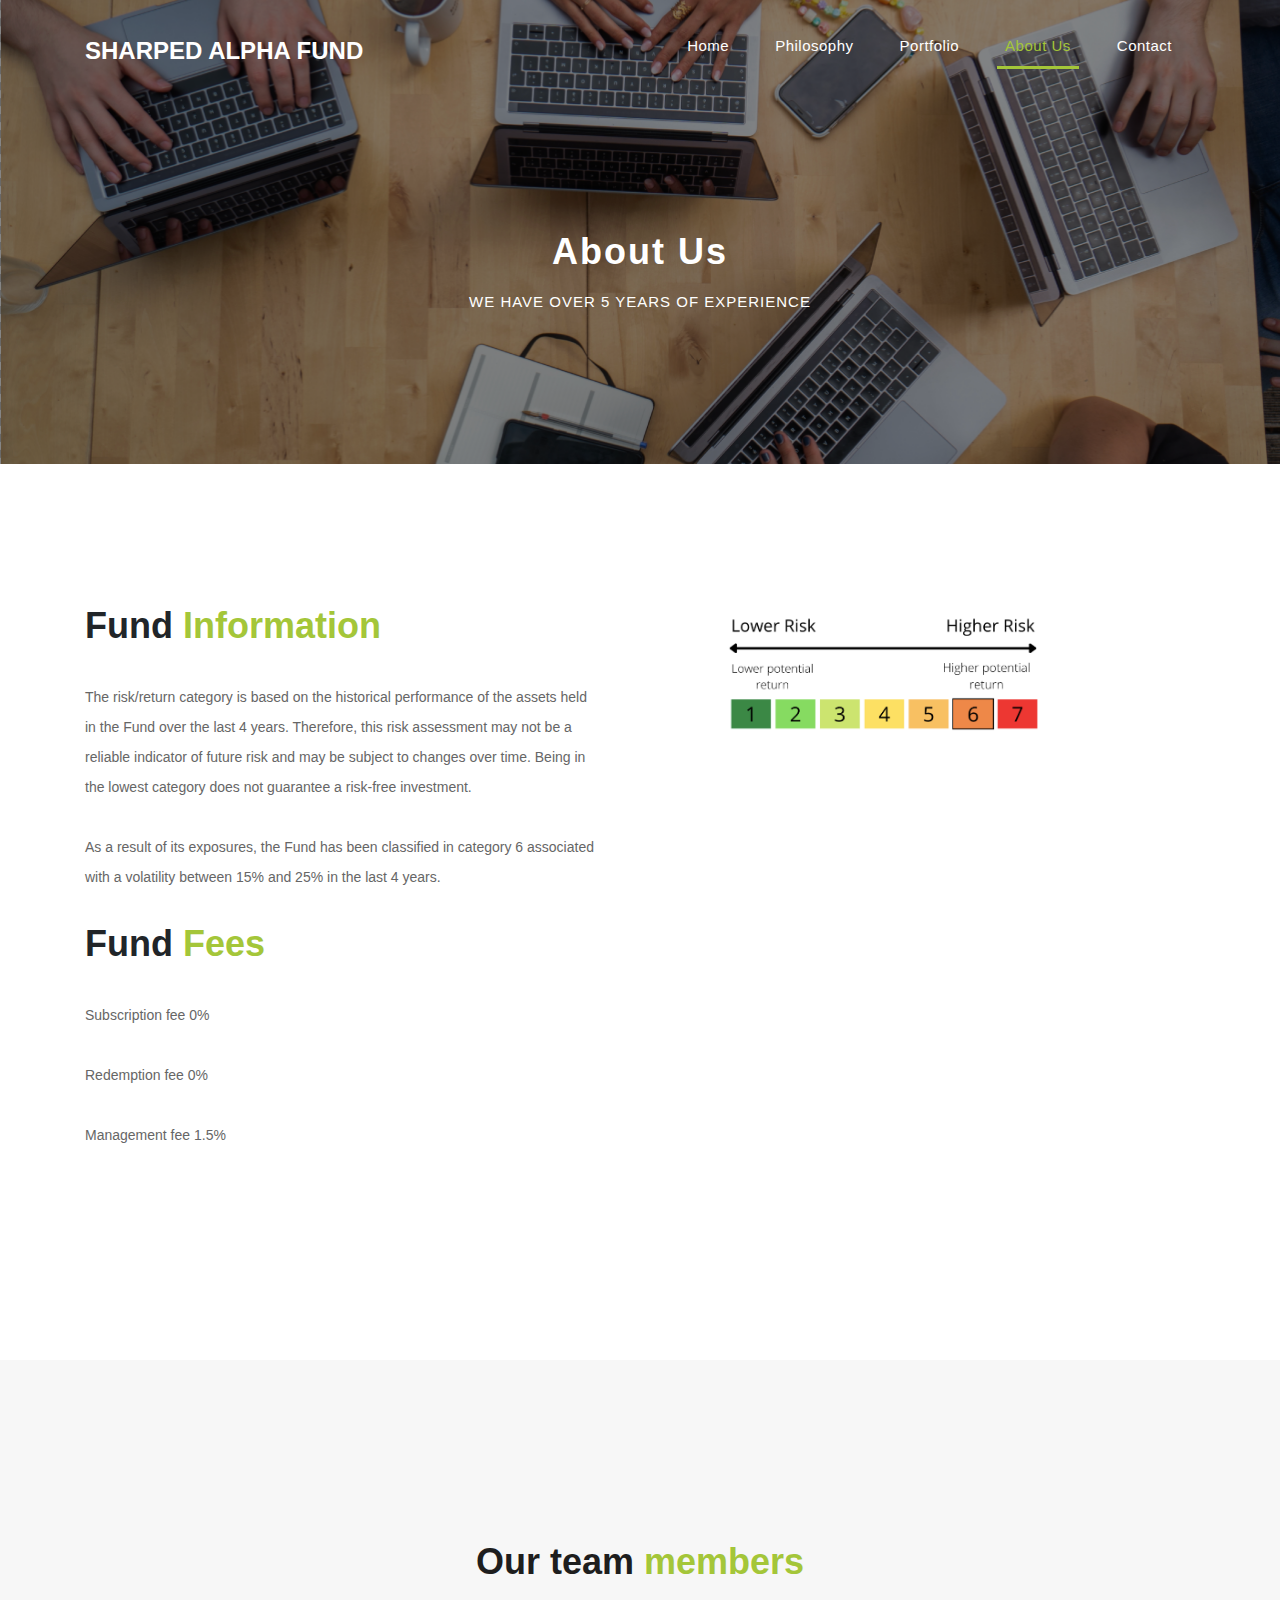
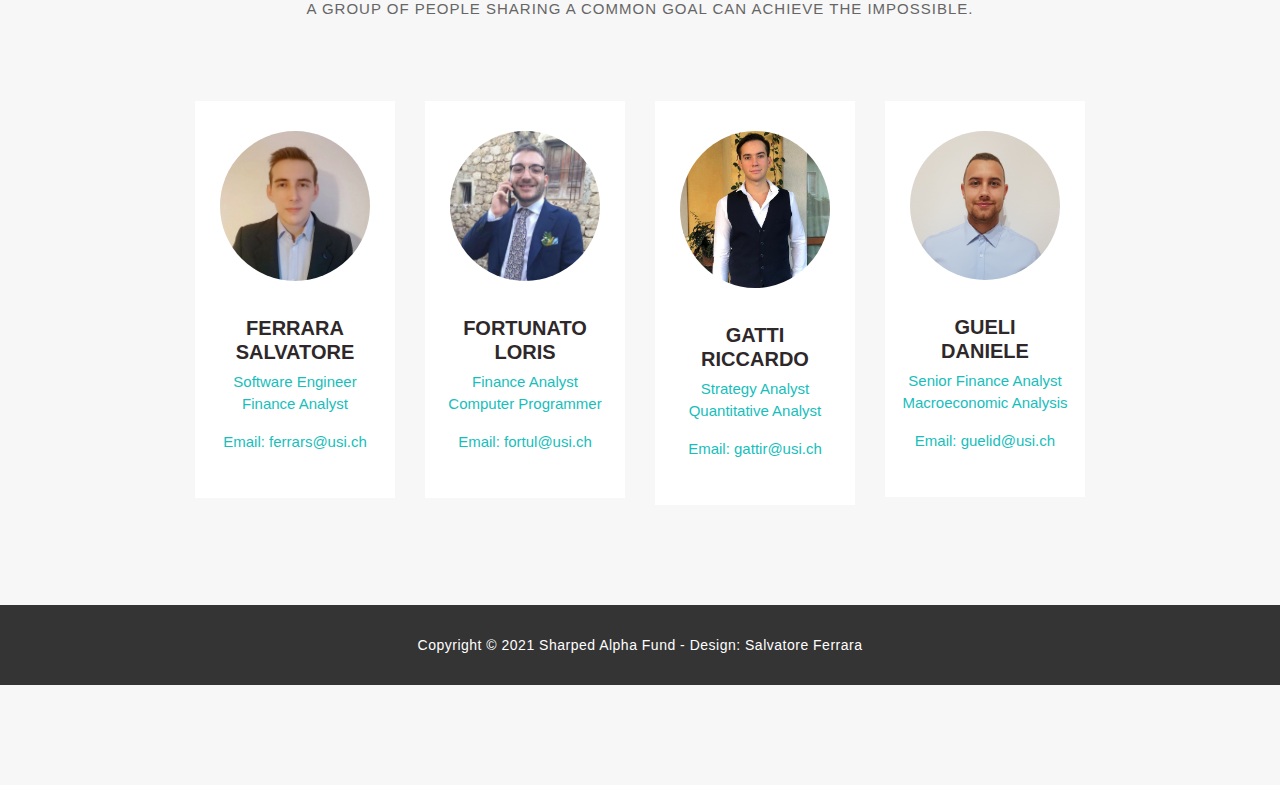
<file: about.html>
<!DOCTYPE html>
<html lang="en">

  <head>

    <meta charset="utf-8">
    <meta name="viewport" content="width=device-width, initial-scale=1, shrink-to-fit=no">
    <meta name="description" content="">
    <meta name="Salvatore Ferrara" content="Sharped Alpha website">


    <title>Sharped Alpha</title>

    <!-- Bootstrap core CSS -->
    <link href="vendor/bootstrap/css/bootstrap.min.css" rel="stylesheet">

    <!-- Additional CSS Files -->
    <link rel="stylesheet" href="assets/css/fontawesome.css">
    <link rel="stylesheet" href="assets/css/templatemo-finance-business.css">
    <link rel="stylesheet" href="assets/css/owl.css">
    <link rel="shortcut icon" type="image/x-icon" href="assets/images/favicon.ico" />

  </head>

  <body>

    <!-- ***** Preloader Start ***** -->
    <div id="preloader">
        <div class="jumper">
            <div></div>
            <div></div>
            <div></div>
        </div>
    </div>  
    <!-- ***** Preloader End ***** -->

     
    <header class="">
      <nav class="navbar navbar-expand-lg">
        <div class="container">
          <a class="navbar-brand" href="index.html"><h2>Sharped Alpha Fund</h2></a>
          <button class="navbar-toggler" type="button" data-toggle="collapse" data-target="#navbarResponsive" aria-controls="navbarResponsive" aria-expanded="false" aria-label="Toggle navigation">
            <span class="navbar-toggler-icon"></span>
          </button>
          <div class="collapse navbar-collapse" id="navbarResponsive">
            <ul class="navbar-nav ml-auto">
              <li class="nav-item ">
                <a class="nav-link" href="index.html">Home
                  <span class="sr-only">(current)</span>
                </a>
              </li>
              <li class="nav-item">
                <a class="nav-link" href="philosophy.html">Philosophy</a>
              </li>
              <li class="nav-item">
                <a class="nav-link" href="portfolio.html">Portfolio</a>
              </li>
              <li class="nav-item active">
                <a class="nav-link" href="about.html">About Us</a>
              </li>
              <li class="nav-item ">
                <a class="nav-link" href="contact.html">Contact</a>
              </li>
            </ul>
          </div>
        </div>
      </nav>
    </header>

    <!-- Page Content -->
    <div class="page-heading-team header-text">
      <div class="container">
        <div class="row">
          <div class="col-md-12">
            <h1>About Us</h1>
            <span>We have over 5 years of experience</span>
          </div>
        </div>
      </div>
    </div>

    <div class="more-info about-info">
      <div class="container">
        <div class="row">
          <div class="col-md-12">
            <div class="more-info-content">
              <div class="row">
                <div class="col-md-6 align-self-center">
                  <div class="right-content">
                    <!-- <span>our solid background on finance</span> -->
                    <h2>Fund  <em>Information</em></h2>
                    <p> The risk/return category is based on the historical performance of the assets held in the Fund over the last 4 years. Therefore, this risk assessment may not be a reliable indicator of future risk and may be subject to changes over time. Being in the lowest category does not guarantee a risk-free investment.
                     <br> <br> As a result of its exposures, the Fund has been classified in category 6 associated with a volatility between 15% and 25% in the last 4 years.</p>
                     <h2>Fund  <em>Fees</em></h2>
                     <p>Subscription fee 0% </p>
                     <p> Redemption fee 0% </p>
                     <p> Management fee 1.5% </p>
              
                  </div>
                </div>
                <div class="col-md-6">
                  <div class="left-image">
                    <img src="assets/images/profile.jpg" alt="">
                  </div>
                </div>
              </div>
            </div>
          </div>
        </div>
      </div>
    </div>

    <div class="team">
      <div class="container">
        <div class="row">
          <div class="col-md-12">
            <div class="section-heading">
              <h2>Our team <em>members</em></h2>
              <span>A group of people sharing a common goal can achieve the impossible.</span>
            </div>
          </div>
          <div class="col-md-3 col-sm-6">
            <div class="our-team">
                <div class="pic">
                    <img src="assets/images/toto.jpg">
                </div>
                <h3 class="title">Ferrara Salvatore</h3>
                <span class="post">Software engineer <br> Finance Analyst </span>
                <span class="mail">Email: ferrars@usi.ch </span>

            </div>
          </div>
          <div class="col-md-3 col-sm-6">
            <div class="our-team">
                <div class="pic">
                    <img src="assets/images/team_02.jpg">
                </div>
                <h3 class="title">Fortunato <br>Loris</h3>
                <span class="post">  Finance Analyst <br>Computer Programmer </span>
                <span class="mail">Email: fortul@usi.ch </span>
              </div>
          </div>
          <div class="col-md-3 col-sm-6">
            <div class="our-team">
                <div class="pic">
                    <img src="assets/images/team_03.jpg">
                </div>
                <h3 class="title">Gatti <br>Riccardo</h3>
                <span class="post">Strategy Analyst <br> Quantitative Analyst </span>
                <span class="mail">Email: gattir@usi.ch </span>
            </div>
          </div>
          <div class="col-md-3 col-sm-6">
            <div class="our-team">
                <div class="pic">
                    <img src="assets/images/team_04.jpg">
                </div>
                <h3 class="title">Gueli<br> Daniele</h3>
                <span class="post">Senior Finance Analyst  <br>Macroeconomic analysis</span>
                <span class="mail">Email: guelid@usi.ch </span>
            </div>
          </div>
        </div>
      </div>
    </div>




    



    

    <!-- <div class="partners">
      <div class="container">
        <div class="row">
          <div class="col-md-12">
            <div class="owl-partners owl-carousel">
            
              <div class="partner-item">
                
              </div>
              
              <div class="partner-item">
             
              </div>
              
              <div class="partner-item">
           
              </div>
              
              <div class="partner-item">
               
              </div>
              
            
              
            </div>
          </div>
        </div>
      </div>
    </div> -->


    
    <div class="sub-footer">
      <div class="container">
        <div class="row">
          <div class="col-md-12">
            <p>Copyright &copy; 2021 Sharped Alpha Fund
            
            - Design: <a rel="nofollow noopener"  target="_blank">Salvatore Ferrara</a></p>
          </div>
        </div>
      </div>
    </div>

    <!-- Bootstrap core JavaScript -->
    <script src="vendor/jquery/jquery.min.js"></script>
    <script src="vendor/bootstrap/js/bootstrap.bundle.min.js"></script>

    <!-- Additional Scripts -->
    <script src="assets/js/custom.js"></script>
    <script src="assets/js/owl.js"></script>
    <script src="assets/js/slick.js"></script>
    <script src="assets/js/accordions.js"></script>

    <script language = "text/Javascript"> 
      cleared[0] = cleared[1] = cleared[2] = 0; //set a cleared flag for each field
      function clearField(t){                   //declaring the array outside of the
      if(! cleared[t.id]){                      // function makes it static and global
          cleared[t.id] = 1;  // you could use true and false, but that's more typing
          t.value='';         // with more chance of typos
          t.style.color='#fff';
          }
      }
    </script>

  </body>
</html>
</file>
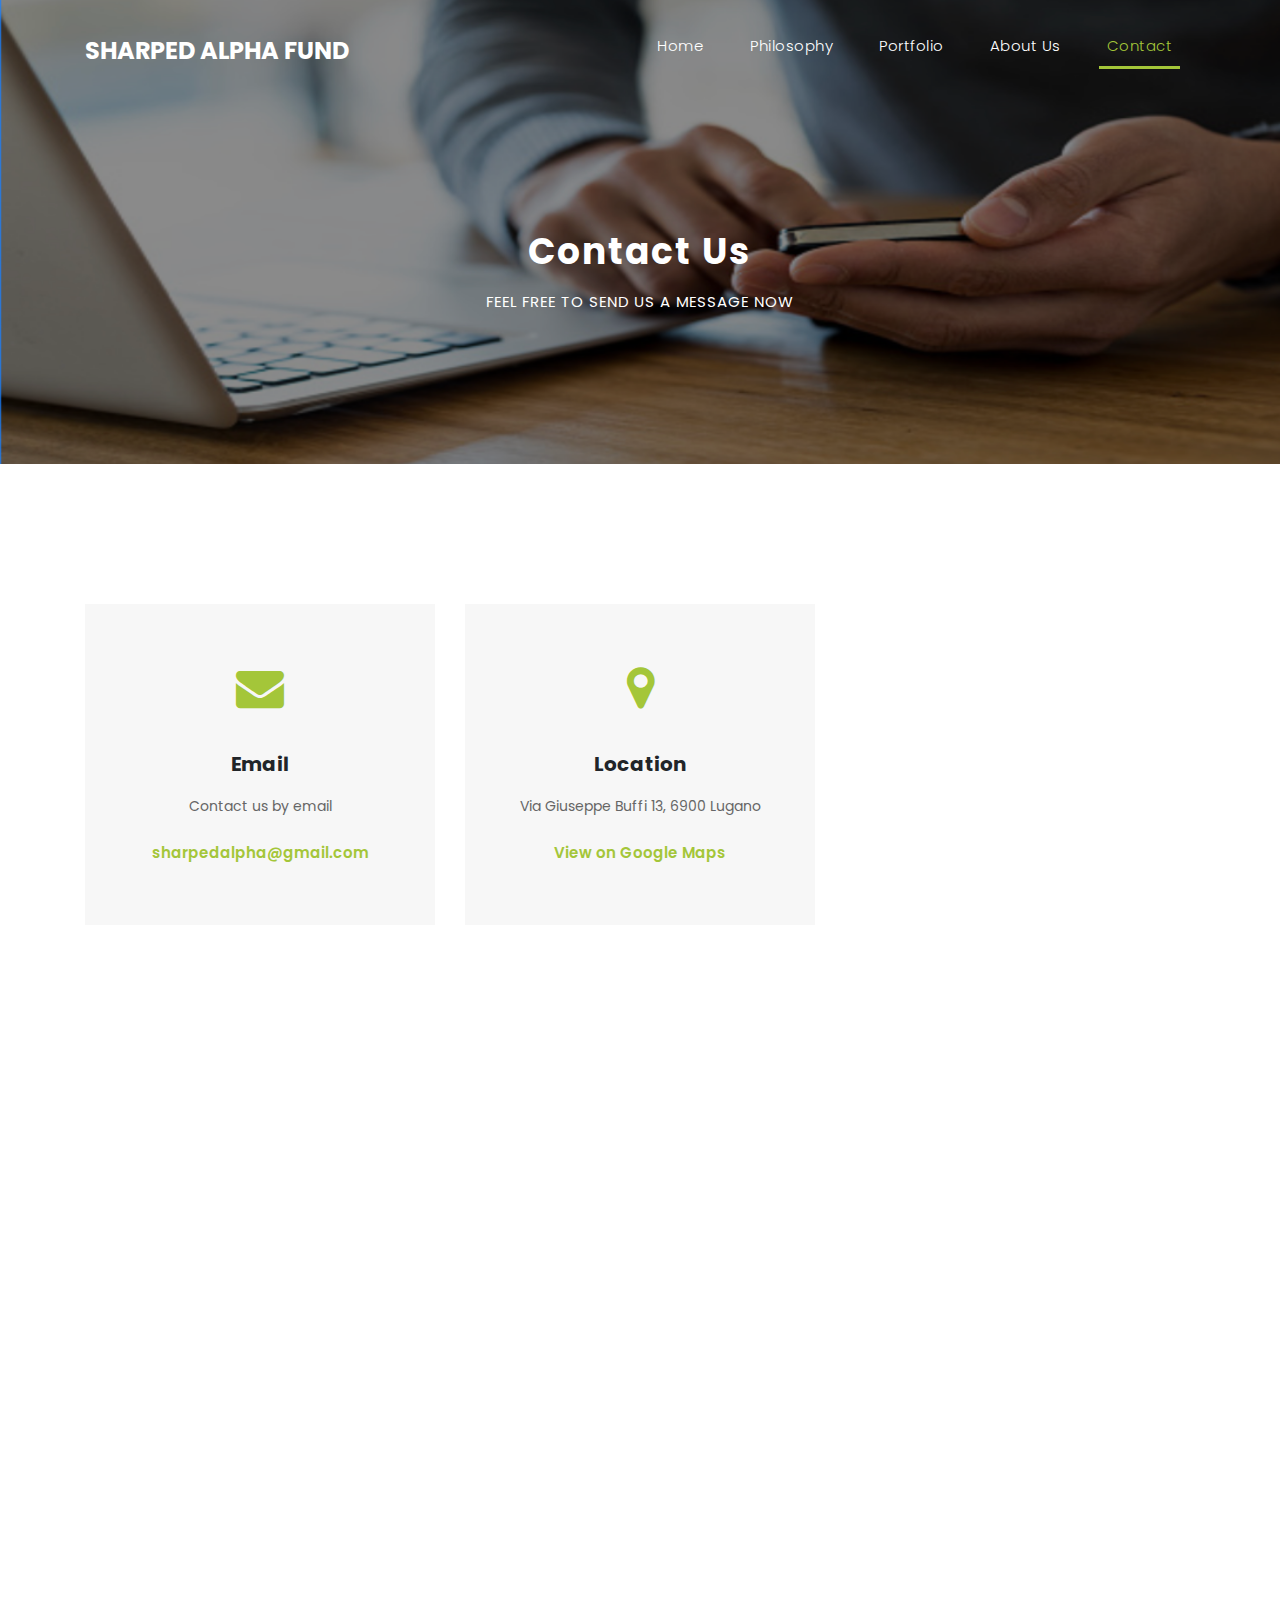
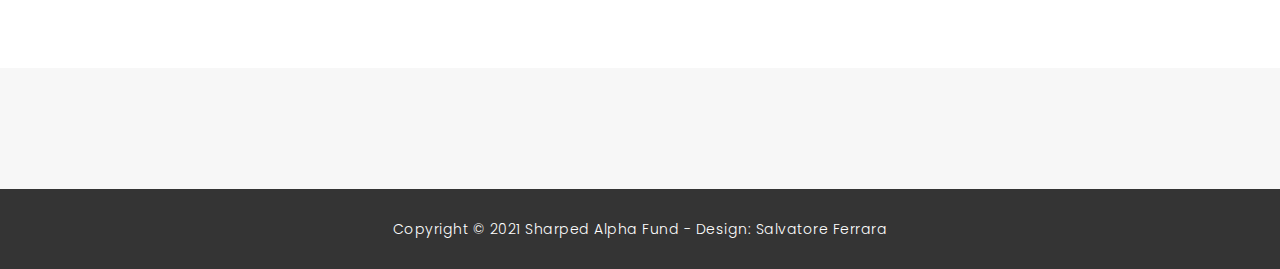
<file: contact.html>
<!DOCTYPE html>
<html lang="en">

  <head>

    <meta charset="utf-8">
    <meta name="viewport" content="width=device-width, initial-scale=1, shrink-to-fit=no">
    <meta name="description" content="">
    <meta name="author" content="TemplateMo">
    <link href="https://fonts.googleapis.com/css?family=Poppins:100,200,300,400,500,600,700,800,900&display=swap" rel="stylesheet">

    <title>Sharped Alpha</title>

    <!-- Bootstrap core CSS -->
    <link href="vendor/bootstrap/css/bootstrap.min.css" rel="stylesheet">

    <!-- Additional CSS Files -->
    <link rel="stylesheet" href="assets/css/fontawesome.css">
    <link rel="stylesheet" href="assets/css/templatemo-finance-business.css">
    <link rel="stylesheet" href="assets/css/owl.css">

    <link rel="shortcut icon" type="image/x-icon" href="assets/images/favicon.ico" />

  </head>

  <body>

    <!-- ***** Preloader Start ***** -->
    <div id="preloader">
        <div class="jumper">
            <div></div>
            <div></div>
            <div></div>
        </div>
    </div>  
    <!-- ***** Preloader End ***** -->

    <header class="">
        <nav class="navbar navbar-expand-lg">
          <div class="container">
            <a class="navbar-brand" href="index.html"><h2>Sharped Alpha Fund</h2></a>
            <button class="navbar-toggler" type="button" data-toggle="collapse" data-target="#navbarResponsive" aria-controls="navbarResponsive" aria-expanded="false" aria-label="Toggle navigation">
              <span class="navbar-toggler-icon"></span>
            </button>
            <div class="collapse navbar-collapse" id="navbarResponsive">
              <ul class="navbar-nav ml-auto">
                <li class="nav-item ">
                  <a class="nav-link" href="index.html">Home
                    <span class="sr-only">(current)</span>
                  </a>
                </li>
                <li class="nav-item">
                  <a class="nav-link" href="philosophy.html">Philosophy</a>
                </li>
                <li class="nav-item">
                  <a class="nav-link" href="portfolio.html">Portfolio</a>
                </li>
                <li class="nav-item">
                  <a class="nav-link" href="about.html">About Us</a>
                </li>
                <li class="nav-item active">
                  <a class="nav-link" href="contact.html">Contact</a>
                </li>
              </ul>
            </div>
          </div>
        </nav>
      </header>
  

   

    <div class="page-heading-contact header-text">
        <div class="container">
          <div class="row">
            <div class="col-md-12">
              <h1>Contact Us</h1>
              <span>Feel free to send us a message now</span>
            </div>
          </div>
        </div>
      </div>

    <div class="contact-information">
      <div class="container">
        <div class="row">
          
          <div class="col-md-4">
            <div class="contact-item">
              <i class="fa fa-envelope"></i>
              <h4>Email</h4>
              <p>Contact us by email</p>
              <a href="">sharpedalpha@gmail.com</a>
            </div>
          </div>
          <div class="col-md-4">
            <div class="contact-item">
              <i class="fa fa-map-marker"></i>
              <h4>Location</h4>
              <p>Via Giuseppe Buffi 13, 6900 Lugano</p>
              <a href="https://goo.gl/maps/RV9diXZE5L1YY3U37">View on Google Maps</a>
            </div>
          </div>
         
        </div>
      </div>
    </div>

    <br><br> <br> <br>

   
    <div id="map">
<!-- How to change your own map point
	1. Go to Google Maps
	2. Click on your location point
	3. Click "Share" and choose "Embed map" tab
	4. Copy only URL and paste it within the src="" field below

-->
      <iframe src="https://www.google.com/maps/embed?pb=!1m14!1m8!1m3!1d11084.097035911089!2d8.9581559!3d46.0107081!3m2!1i1024!2i768!4f13.1!3m3!1m2!1s0x0%3A0x618f9f987d4b4b09!2sUSI%20Universit%C3%A0%20della%20Svizzera%20italiana!5e0!3m2!1sit!2sch!4v1635186560035!5m2!1sit!2sch" width="100%" height="500px" frameborder="0" style="border:0" allowfullscreen></iframe>
    </div>

    <div class="partners">
        <div class="container">
          <div class="row">
            <div class="col-md-12">
              <div class="owl-partners owl-carousel">
              
                <!-- <div class="partner-item">
                  <img src="assets/images/logo.png" width="150%">
                </div>
                
                <div class="partner-item">
                  <img src="assets/images/logo.png" >
                </div>
                
                <div class="partner-item">
                  <img src="assets/images/logo.png" >
                </div>
                
                <div class="partner-item">
                  <img src="assets/images/logo.png" >
                </div> -->
                
              
                
              </div>
            </div>
          </div>
        </div>
      </div>


    
    
    <div class="sub-footer">
        <div class="container">
          <div class="row">
            <div class="col-md-12">
              <p>Copyright &copy; 2021 Sharped Alpha Fund
              
              - Design: <a rel="nofollow noopener"  target="_blank">Salvatore Ferrara</a></p>
            </div>
          </div>
        </div>
      </div>

    <!-- Bootstrap core JavaScript -->
    <script src="vendor/jquery/jquery.min.js"></script>
    <script src="vendor/bootstrap/js/bootstrap.bundle.min.js"></script>

    <!-- Additional Scripts -->
    <script src="assets/js/custom.js"></script>
    <script src="assets/js/owl.js"></script>
    <script src="assets/js/slick.js"></script>
    <script src="assets/js/accordions.js"></script>

    <script language = "text/Javascript"> 
      cleared[0] = cleared[1] = cleared[2] = 0; //set a cleared flag for each field
      function clearField(t){                   //declaring the array outside of the
      if(! cleared[t.id]){                      // function makes it static and global
          cleared[t.id] = 1;  // you could use true and false, but that's more typing
          t.value='';         // with more chance of typos
          t.style.color='#fff';
          }
      }
    </script>

  </body>
</html>
</file>
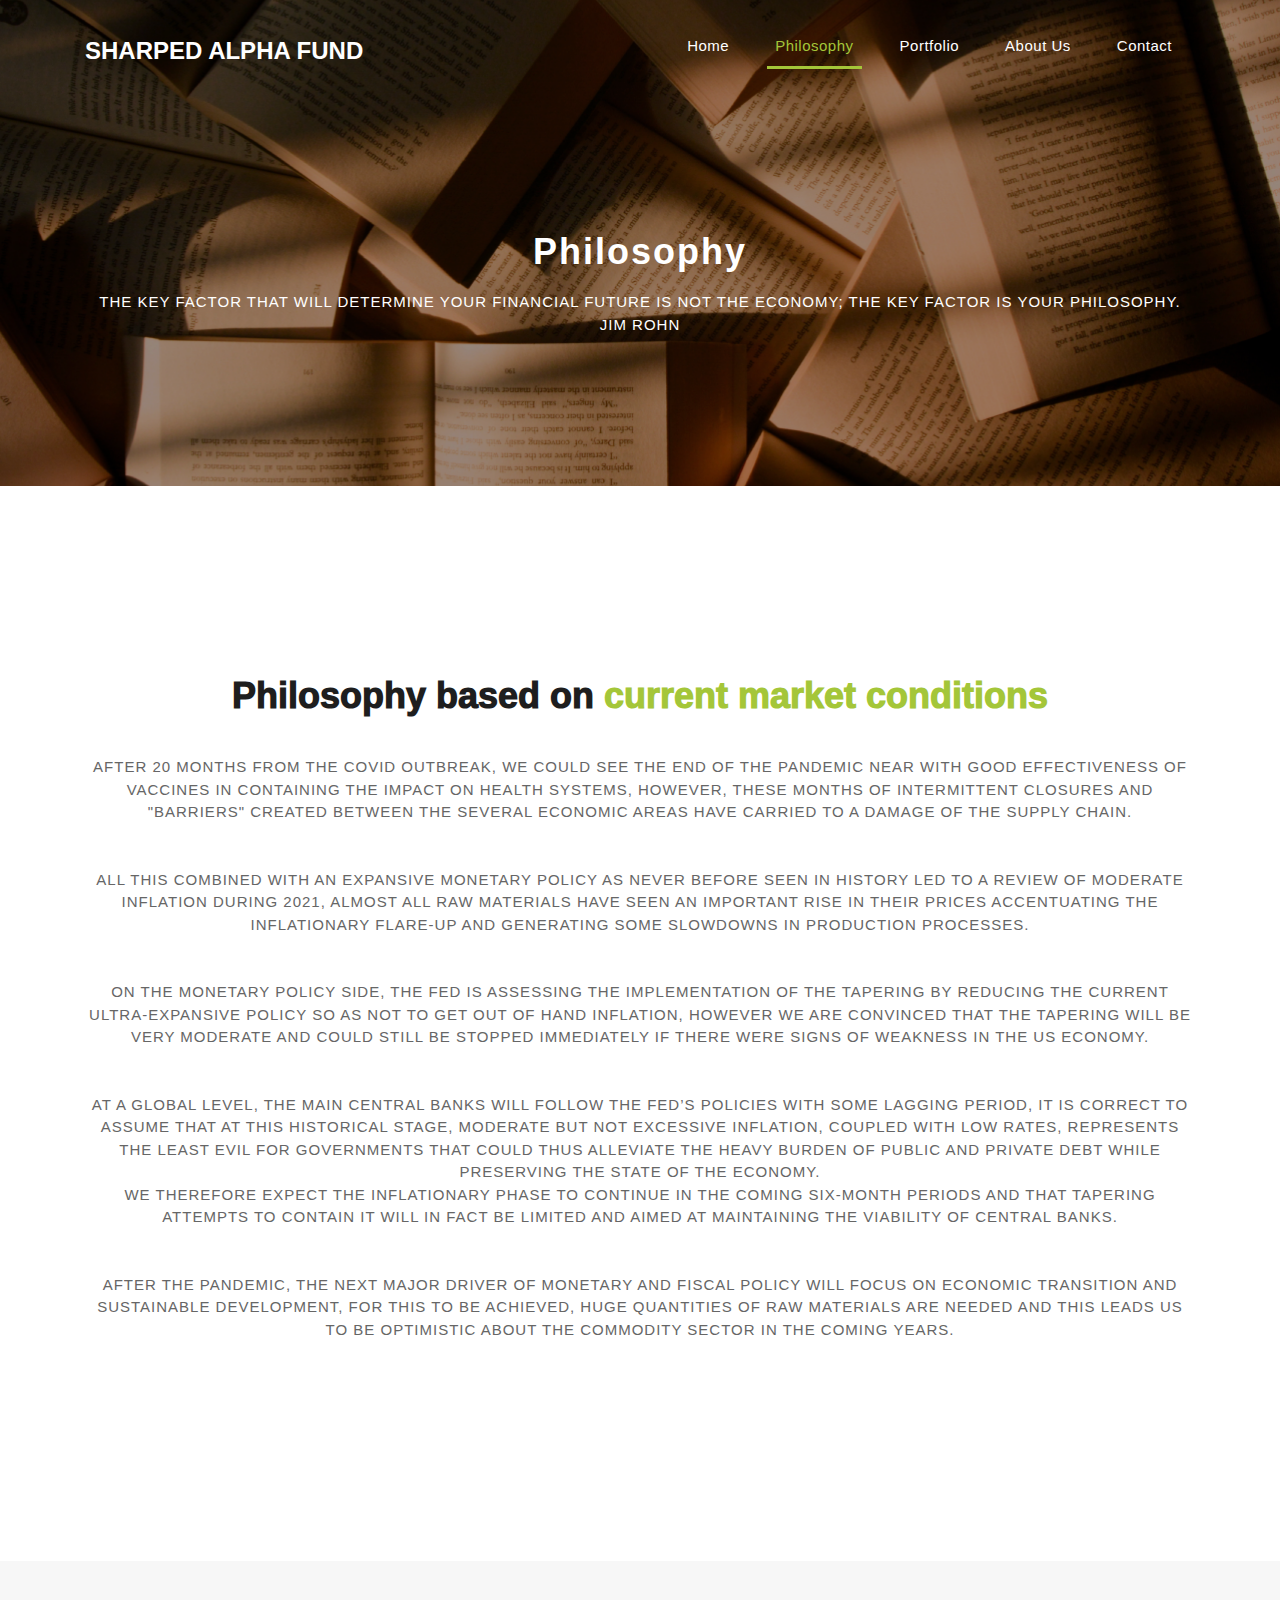
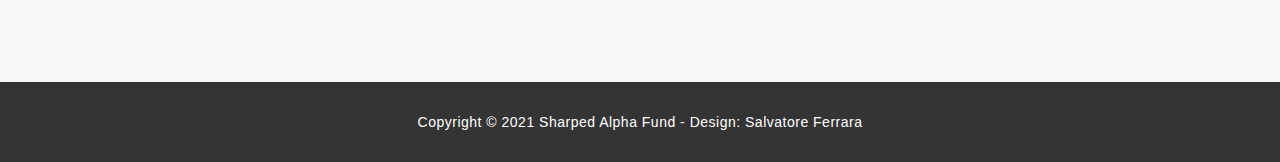
<file: philosophy.html>
<!DOCTYPE html>
<html lang="en">

  <head>

    <meta charset="utf-8">
    <meta name="viewport" content="width=device-width, initial-scale=1, shrink-to-fit=no">
    <meta name="description" content="">
    <meta name="description" content="">
    <meta name="Salvatore Ferrara" content="Sharped Alpha website">


    <title>Sharped Alpha</title>

    <!-- Bootstrap core CSS -->
    <link href="vendor/bootstrap/css/bootstrap.min.css" rel="stylesheet">

    <!-- Additional CSS Files -->
    <link rel="stylesheet" href="assets/css/fontawesome.css">
    <link rel="stylesheet" href="assets/css/templatemo-finance-business.css">
    <link rel="stylesheet" href="assets/css/owl.css">
    <link rel="shortcut icon" type="image/x-icon" href="assets/images/favicon.ico" />

  </head>

  <body>

    <!-- ***** Preloader Start ***** -->
    <div id="preloader">
        <div class="jumper">
            <div></div>
            <div></div>
            <div></div>
        </div>
    </div>  
    
     <header class="">
      <nav class="navbar navbar-expand-lg">
        <div class="container">
          <a class="navbar-brand" href="index.html"><h2>Sharped Alpha Fund</h2></a>
          <button class="navbar-toggler" type="button" data-toggle="collapse" data-target="#navbarResponsive" aria-controls="navbarResponsive" aria-expanded="false" aria-label="Toggle navigation">
            <span class="navbar-toggler-icon"></span>
          </button>
          <div class="collapse navbar-collapse" id="navbarResponsive">
            <ul class="navbar-nav ml-auto">
              <li class="nav-item ">
                <a class="nav-link" href="index.html">Home
                  <span class="sr-only">(current)</span>
                </a>
              </li>
              <li class="nav-item active">
                <a class="nav-link" href="philosophy.html">Philosophy</a>
              </li>
              <li class="nav-item">
                <a class="nav-link" href="portfolio.html">Portfolio</a>
              </li>
              <li class="nav-item">
                <a class="nav-link" href="about.html">About Us</a>
              </li>
              <li class="nav-item">
                <a class="nav-link" href="contact.html">Contact</a>
              </li>
            </ul>
          </div>
        </div>
      </nav>
    </header>

    <!-- Page Content -->
    <div class="page-heading-philo header-text">
      <div class="container">
        <div class="row">
          <div class="col-md-12">
            <h1>Philosophy</h1>
            <span>The key factor that will determine your financial future is not the economy; the key factor is your philosophy.<br>
            JIM ROHN</span>
          </div>
        </div>
      </div>
    </div>
    <br>

    <br>
    <div class="services">
      <div class="container">
        <div class="row">
          <div class="col-md-12">
            <div class="section-heading-filo">
              <h2>Philosophy based on  <em>current  market conditions</em></h2> <br>
              <span>After 20 months from the Covid outbreak, we could see the end of the pandemic near with good effectiveness of vaccines in containing the impact on health systems, however, these months of intermittent closures and "barriers" created between the several economic areas have carried to a damage of the supply chain. <br><br><br> 
                All this combined with an expansive monetary policy as never before seen in history led to a review of moderate inflation during 2021, almost all raw materials have seen an important rise in their prices accentuating the inflationary flare-up and generating some slowdowns in production processes.
                <br> <br> <br>On the monetary policy side, the FED is assessing the implementation of the tapering by reducing the current ultra-expansive policy so as not to get out of hand inflation, however we are convinced that the tapering will be very moderate and could still be stopped immediately if there were signs of weakness in the US economy. <br><br><br> 
              At a global level, the main central banks will follow the FED’s policies with some lagging period, it is correct to assume that at this historical stage, moderate but not excessive inflation, coupled with low rates, represents the least evil for governments that could thus alleviate the heavy burden of public and private debt while preserving the state of the economy.
              <br>We therefore expect the inflationary phase to continue in the coming six-month periods and that tapering attempts to contain it will in fact be limited and aimed at maintaining the viability of central banks.
              <br> <br><br>
              After the Pandemic, the next major driver of monetary and fiscal policy will focus on economic transition and sustainable development, for this to be achieved, huge quantities of raw materials are needed and this leads us to be optimistic about the commodity sector in the coming years.
             </span>
            
            </div>
          </div>
        </div>
      </div>  
    </div>




    <div class="partners">
      <div class="container">
        <div class="row">
          <div class="col-md-12">
            <div class="owl-partners owl-carousel">
            
              <!-- <div class="partner-item">
                <img src="assets/images/logo.png" width="150%">
              </div>
              
              <div class="partner-item">
                <img src="assets/images/logo.png" >
              </div>
              
              <div class="partner-item">
                <img src="assets/images/logo.png" >
              </div>
              
              <div class="partner-item">
                <img src="assets/images/logo.png" >
              </div> -->
              
            
              
            </div>
          </div>
        </div>
      </div>
    </div>

    


   
    
    <div class="sub-footer">
      <div class="container">
        <div class="row">
          <div class="col-md-12">
            <p>Copyright &copy; 2021 Sharped Alpha Fund
            
            - Design: <a rel="nofollow noopener"  target="_blank">Salvatore Ferrara</a></p>
          </div>
        </div>
      </div>
    </div>

    <!-- Bootstrap core JavaScript -->
    <script src="vendor/jquery/jquery.min.js"></script>
    <script src="vendor/bootstrap/js/bootstrap.bundle.min.js"></script>

    <!-- Additional Scripts -->
    <script src="assets/js/custom.js"></script>
    <script src="assets/js/owl.js"></script>
    <script src="assets/js/slick.js"></script>
    <script src="assets/js/accordions.js"></script>

    <script language = "text/Javascript"> 
      cleared[0] = cleared[1] = cleared[2] = 0; //set a cleared flag for each field
      function clearField(t){                   //declaring the array outside of the
      if(! cleared[t.id]){                      // function makes it static and global
          cleared[t.id] = 1;  // you could use true and false, but that's more typing
          t.value='';         // with more chance of typos
          t.style.color='#fff';
          }
      }
    </script>

  </body>
</html>
</file>
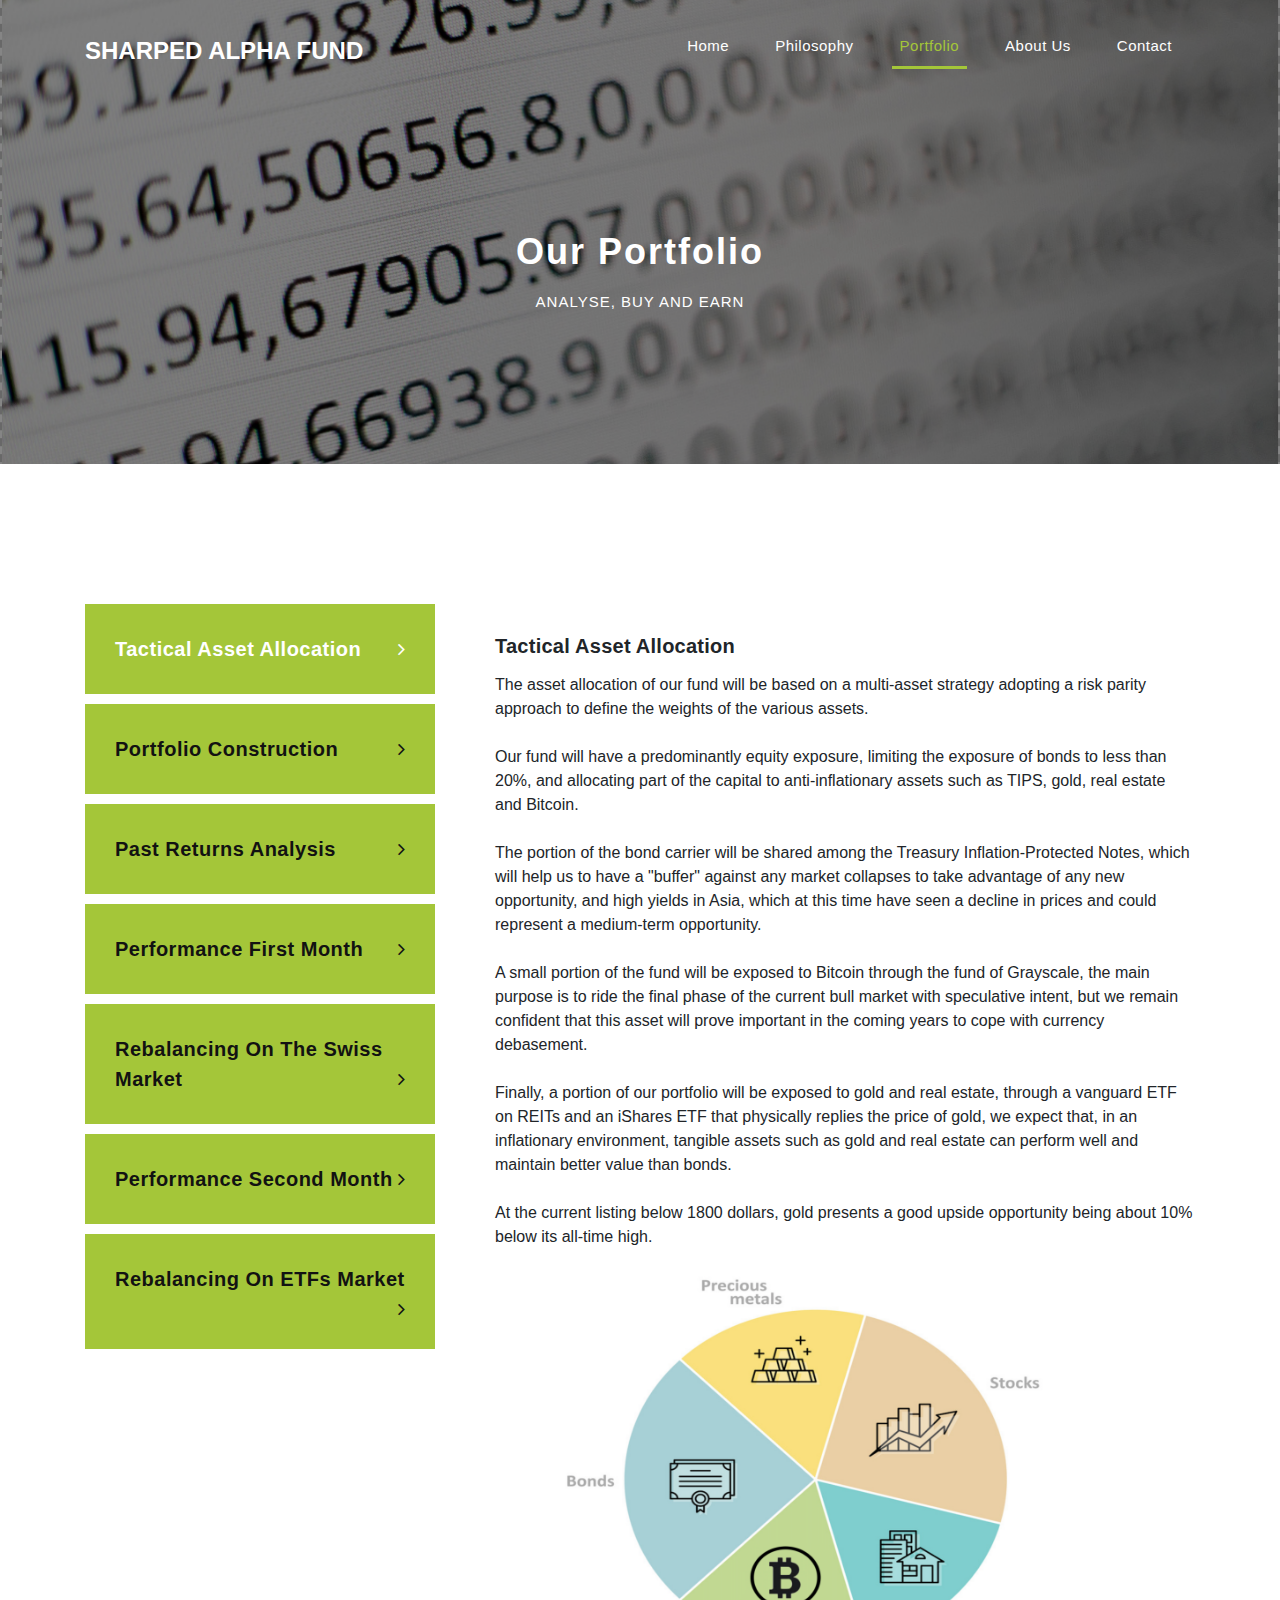
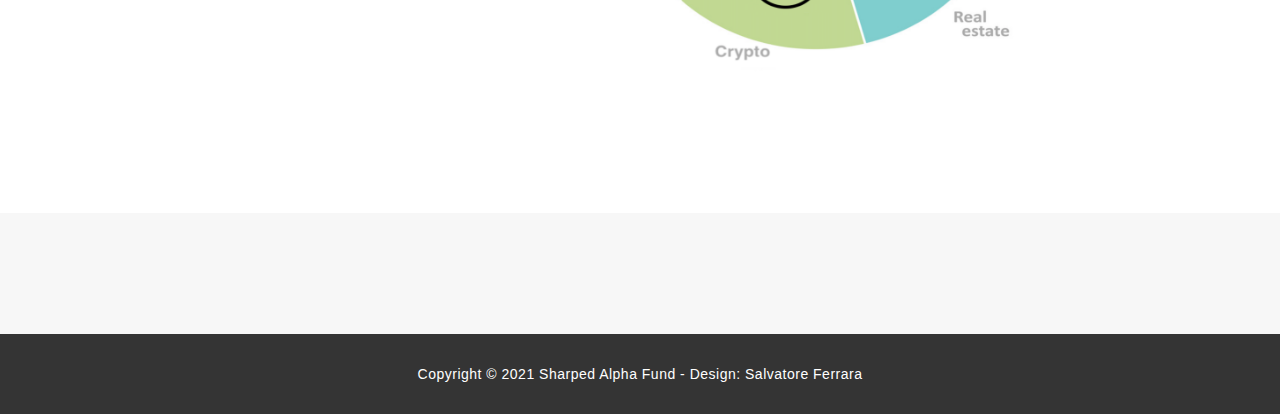
<file: portfolio.html>
<!DOCTYPE html>
<html lang="en">

  <head>

    <meta charset="utf-8">
    <meta name="viewport" content="width=device-width, initial-scale=1, shrink-to-fit=no">
    <meta name="description" content="">
    <meta name="Salvatore Ferrara" content="Sharped Alpha website">


    <title>Sharped Alpha</title>

    <!-- Bootstrap core CSS -->
    <link href="vendor/bootstrap/css/bootstrap.min.css" rel="stylesheet">

    <!-- Additional CSS Files -->
    <link rel="stylesheet" href="assets/css/fontawesome.css">
    <link rel="stylesheet" href="assets/css/templatemo-finance-business.css">
    <link rel="stylesheet" href="assets/css/owl.css">
    <link rel="shortcut icon" type="image/x-icon" href="assets/images/favicon.ico" />

  </head>

  <body>

    <!-- ***** Preloader Start ***** -->
    <div id="preloader">
        <div class="jumper">
            <div></div>
            <div></div>
            <div></div>
        </div>
    </div>  
    <!-- ***** Preloader End ***** -->

    <!-- Header -->
    
    
    <header class="">
      <nav class="navbar navbar-expand-lg">
        <div class="container">
          <a class="navbar-brand" href="index.html"><h2>Sharped Alpha Fund</h2></a>
          <button class="navbar-toggler" type="button" data-toggle="collapse" data-target="#navbarResponsive" aria-controls="navbarResponsive" aria-expanded="false" aria-label="Toggle navigation">
            <span class="navbar-toggler-icon"></span>
          </button>
          <div class="collapse navbar-collapse" id="navbarResponsive">
            <ul class="navbar-nav ml-auto">
              <li class="nav-item">
                <a class="nav-link" href="index.html">Home
                  <span class="sr-only">(current)</span>
                </a>
              </li>
              <li class="nav-item">
                <a class="nav-link" href="philosophy.html">Philosophy</a>
              </li>
              <li class="nav-item active">
                <a class="nav-link" href="portfolio.html">Portfolio</a>
              </li>
              <li class="nav-item">
                <a class="nav-link" href="about.html">About Us</a>
              </li>
              <li class="nav-item">
                <a class="nav-link" href="contact.html">Contact</a>
              </li>
            </ul>
          </div>
        </div>
      </nav>
    </header>

    <!-- Page Content -->
    <div class="page-heading-num header-text">
      <div class="container">
        <div class="row">
          <div class="col-md-12">
            <h1>Our Portfolio</h1>
            <span>Analyse, buy and earn</span>
          </div>
        </div>
      </div>
    </div>

    <div class="single-services">
      <div class="container">
        <div class="row" id="tabs">
          <div class="col-md-4">
            <ul>
              <li><a href='#tabs-1'>Tactical Asset Allocation <i class="fa fa-angle-right"></i></a></li>
              <li><a href='#tabs-2'>Portfolio Construction <i class="fa fa-angle-right"></i></a></li>
              <li><a href='#tabs-3'>Past Returns Analysis <i class="fa fa-angle-right"></i></a></li>
              <li><a href='#tabs-4'>Performance First Month<i class="fa fa-angle-right"></i></a></li>
              <li><a href='#tabs-5'>Rebalancing on the Swiss Market<i class="fa fa-angle-right"></i></a></li>
              <li><a href='#tabs-6'>Performance Second Month<i class="fa fa-angle-right"></i></a></li>
              <li><a href='#tabs-7'>Rebalancing on ETFs Market<i class="fa fa-angle-right"></i></a></li>
            </ul>
          </div>
          <div class="col-md-8">
            <section class='tabs-content'>
              <article id='tabs-1'>
                <h4>Tactical Asset Allocation</h4>

                The asset allocation of our fund will be based on a multi-asset strategy adopting a risk parity approach to define the weights of the various assets.
                <br><br>Our fund will have a predominantly equity exposure, limiting the exposure of bonds to less than 20%, and allocating part of the capital to anti-inflationary assets such as TIPS, gold, real estate and Bitcoin.
                <br><br>The portion of the bond carrier will be shared among the Treasury Inflation-Protected Notes, which will help us to have a "buffer" against any market collapses to take advantage of any new opportunity, and high yields in Asia, which at this time have seen a decline in prices and could represent a medium-term opportunity.
                <br><br>A small portion of the fund will be exposed to Bitcoin through the fund of Grayscale, the main purpose is to ride the final phase of the current bull market with speculative intent, but we remain confident that this asset will prove important in the coming years to cope with currency debasement.
                <br><br>Finally, a portion of our portfolio will be exposed to gold and real estate, through a vanguard ETF on REITs and an iShares ETF that physically replies the price of gold, we expect that, in an inflationary environment, tangible assets such as gold and real estate can perform well and maintain better value than bonds.
                <br><br>At the current listing below 1800 dollars, gold presents a good upside opportunity being about 10% below its all-time high.
                <br><br>
                <img src="assets/images/single_service_01.jpg" width="550px" height="400px" alt="">
              </article>
              <article id='tabs-2'>
                
                <h4>Portfolio Construction</h4>
                To have a selection of stocks in which being exposed to overperform the market we tried to build estimates of their value based on different criteria.
                <br><br>The main factors in determining the intrinsic value of the stocks for our strategic asset allocation, due to the short time horizon of the challenge, was the seasonality of the sectors, followed by high market capitalization, some key financial indicators (mainly P/E and adjusted revenues growth), a momentum trend in the short term (less than 1 year, but weighting more the most recent months), and finally studying analysts consensus to determine the relative valuation of each stock to their main competitors.
                <br><br>From the equity screening, we obtained some interesting stocks that operate in the commodity sectors that could benefit in 
                an inflationary environment, so we also looking at the seasonality in stock return and have identified different companies that could have positive returns in this end quarter characterized by increasing demand.
                <br><br>In our fund we have selected the following assets
                <br><br>
                <img src="assets/images/single_service_02.jpg" width="550px" height="450px"alt="">

              </article>
              <article id='tabs-3'>
                <h4>Past Returns Analysis</h4>
                Over a backtesting period of 4 years, our portfolio gave an absolute return of 98% which is correspond to an 18% annualized return. The volatility associated with this portfolio is equal to 6.424% so we obtained a Sharpe ratio of 2.8.
                <br><br>On the other hand, The S&P 500 (our benchmark) in the same time horizon returned a 75% or a 15% annualized, with a volatility of 10.936% and a Sharpe ratio of 1.37.
                <br><br>In the last year, our portfolio obtain really satisfactory returns compared to the benchmark, with less severe draw-dawns and more accentuate performance spikes, but this is probably due to the bias in the stock picking over this year.
                

                <br><br>
                <img src="assets/images/single_service_03.jpg" alt="">
                

              </article>

              <article id='tabs-4'>
                <h4>Performance First month</h4>
                
                After one month our portfolio has achieved a performance of 1.6%, which is quite close to the benchmark consisting solely of the S&P 500 which has performed a 2% of return. <br>
                If we look at the month as a whole, we can see that on average almost every day our portfolio outperformed the benchmark, so we think that even without the rebalancing in the second round our portfolio would most likely be back above the bench.
                <br> <br> Analyzing individual assets, however, we can notice that the majority of individual stocks (only BLDR and WFG have a positive return at the end of the month) and Bitcoin did very well until mid-month and then fell back towards the end of the month.
                Asian bonds were down from the start but were slowly but steadily climbing, after the progressive improvement in the expectations of an intervention of the Chinese government in the crisis of Evergrande.
                <br><br>In contrast, gold, REITs, TIPS, and the S&P 500, were bullish from the outset and maintained that trend until the end.
                <br>If we look at the assets that have provided us with the biggest gains, the BLDR stock is up 20%, giving us a gain of about 1.2 million dollars on our weighting in this stock, followed by the S&P ETF which is up 3.5%, giving us a profit of 0.8 million dollars.
                <br>In terms of losses, the biggest was the BTE stock, which depreciated by about 10%, causing us to lose 0.65 million dollars, followed by the OVV stock, which fell by 12%, causing us to lose 0.5 million dollars.
                <br><br>Summing up, our portfolio return has been consistent over the whole period, without suffering from extensive losses anytime. According to Bloomberg, in the last month, the Sharpe Ratio of our portfolio was 0.59. Considering an annual projection of this number in python we get a Sharpe Ratio of 2.04 which is very close to the last 12 months Sharpe Ratio of the benchmark (the S&P 500 index had a rolling 12-month Sharpe Ratio around 2.64).
                However, given our particular asset allocation, to see an outperform in the sharpe ratio we have to consider the coming months in which our assets could express their hidden potential and obtain abnormal returns that would overcome volatility and therefore increase the sharpe ratio.

                <br><br>
                <img src="assets/images/single_service_04.jpg" alt="">
              </article>

            </article>

            <article id='tabs-5'>
              <h4>Rebalancing on the Swiss Market</h4>
              
              To select the swiss stocks from the equity insights platform we first created a screening that was filtering the whole sample according to the following criteria:
              <br>- Stocks that are listed in Switzerland only.
              <br>- Company Investment grade on the platform greater or equal than “B”.
              <br>- Consistent Economic Margin at time 0.
              <br>- Economic margin forecast growth at 1 year greater than 0 (EM1-EM0 change).
              <br>- Economic Margin forecast 1-year monthly momentum (month over month change in the 1 year out
                                Economic Margin due to the changes in the 1 year out EPS estimates).
                                <br>- Target price at least 5% above the current price.
                                <br>- Positive Cash Flow growth 1-year projection.

              <br><br> If you are interested in learning more about each of our stocks, here is a detailed report with the performance of the first month and the rebalancing for the second.
              <br><a href="./files/1.pdf" download="SharpedAlpha_November">Download the SharpedAlpha report</a>
              <br><br>After applying these screenings we decided to use the equityinsights.com optimization algorithm to modify our allocation.
              <br>The optimization was aimed at achieving sector diversification (in line with our macroeconomic analysis and only consider Value or GARP (Growth At a Reasonable Price) investments. 
              <br><br>
              We used the same optimization algorithm from first month however, we decided to add additional constraints to the optimization, in order to give more weight to our fundamental analysis (key of this part of the challenge). Every stock selected from Equity Insights had to have a minimum weight of 2%, we also changed the weight of gold, Asia HY and TIPS to reduce our exposure on these assets and constrained the SP500 to a percentage lower than 30%.
               
              <br>The resulting weights are as follow:
             
              <br><br>
              <img src="assets/images/single_service_05.jpg" alt="">
            </article>

            <article id='tabs-6'>
              <h4>Performance Second Month</h4>

              The new Omicron covid variant scared investors of the consistent probability of new lockdowns. 
              <br>This spike in volatility led institutions to reduce their portfolio positions in the most volatile assets, which reflected mostly in our BTC holdings, with a loss close to 20%, which contributed to a net 1% loss in our portfolio.
              <br><br>The worst-performing stocks were ARBN, MTG and SQN, three Swiss stocks that are in the Basic Material, Financial and Consumer Durable sectors. 
              <br>ARBN suffered from the increase in basic material cost, which led the market to assume that their margins were going to reduce, leading to a dump of the stock price. We believe that MTG and SQN only had a temporary decrease, and suffered a bit more than the average Swiss market, we still do not consider them value traps, but we will however exit all these positions looking for better opportunities. 
              <br><br>Gold also had a poor performance, which is probably due to the increasing fear of a more accentuated tapering, which could lead to an increase in interest rates to face inflation, this would increase the opportunity cost of owning gold rather than bonds and could have caused a temporary bad performance.
              <br><br>The bad performance of our portfolio is mostly due to these drivers, since the other assets are positive or slightly negative, the final return of this round is -3.013%.
              <br><br>These results bring our fund to an overall performance of -1.4% since the inception of the AMC (+1.6% in the first round and -3% in the second).
              <br>In the following graph, we can see the monthly keymetrics and daily performance of our portfolio against the benchmark, highlighting the volatility spike starting on the first days of December that offset our portfolio from the benchmark.


                <br><br>
                <img src="assets/images/single_service_06.jpg" alt="">
            </article>

            <article id='tabs-7'>
              <h4>Rebalancing on ETFs Market</h4>
              
              To recover from the losses we decided to change our investment approach for the upcoming round, allocating more weight of our portfolio in broadly diversified ETFs across sectors, countries and promising asset classes, and giving up the Swiss stocks that plunged our performance.
              <br><br>In this round we decided to invest in sectorial ETFs to gain the benefit from our macroeconomic analysis, eliminating idiosyncratic risk while also achieving geographic diversification. For the Quantitative part of this round, we decided to pick US stocks with low market beta from promising sectors that emerged in the macroeconomic overview, meaning that we build some higher exposures in the stocks we consider particularly profitable rather than having only the ETF. The sectors we decided to overweight are Technology, Healthcare, Energy and Materials.
              <br><br> If you are interested in learning more about the new rebalancing, here is a detailed report:
              <br><a href="./files/2.pdf" download="SharpedAlpha_December">Download the SharpedAlpha report</a>


              <br><br>We used the same optimization algorithm from phases 1 and 2 of the AMC however, in this part of the challenge, we decided to add additional constraints to the optimization, in order to give more weight to our macroeconomic and quantitative analysis (key of this part of the challenge). Every stock selected had to have a minimum weight of 1% and a maximum of 5%, whereas ETFs could range between 5% and 10%, with the exception of the S&P 500 which is part of our benchmark, free to range between 12% and 30%.

              <br><br>The resulting weights are as follows:
              <img src="assets/images/single_service_07.jpg" alt="">
            </article>


            
            
            </section>
          </div>
        </div>
      </div>
    </div>

    

    <div class="partners">
      <div class="container">
        <div class="row">
          <div class="col-md-12">
            <div class="owl-partners owl-carousel">
              <div class="partner-item">
                <!-- <img src="assets/images/logo.png" alt=""> -->
              </div>
            </div>
          </div>
        </div>
      </div>
    </div>


    <!-- Footer Starts Here -->
    <div class="sub-footer">
      <div class="container">
        <div class="row">
          <div class="col-md-12">
            <p>Copyright &copy; 2021 Sharped Alpha Fund
            
            - Design: <a rel="nofollow noopener"  target="_blank">Salvatore Ferrara</a></p>
          </div>
        </div>
      </div>
    </div>

    <!-- Bootstrap core JavaScript -->
    <script src="vendor/jquery/jquery.min.js"></script>
    <script src="vendor/bootstrap/js/bootstrap.bundle.min.js"></script>

    <!-- Additional Scripts -->
    <script src="assets/js/custom.js"></script>
    <script src="assets/js/owl.js"></script>
    <script src="assets/js/slick.js"></script>
    <script src="assets/js/accordions.js"></script>

    <script language = "text/Javascript"> 
      cleared[0] = cleared[1] = cleared[2] = 0; //set a cleared flag for each field
      function clearField(t){                   //declaring the array outside of the
      if(! cleared[t.id]){                      // function makes it static and global
          cleared[t.id] = 1;  // you could use true and false, but that's more typing
          t.value='';         // with more chance of typos
          t.style.color='#fff';
          }
      }
    </script>

  </body>
</html>
</file>
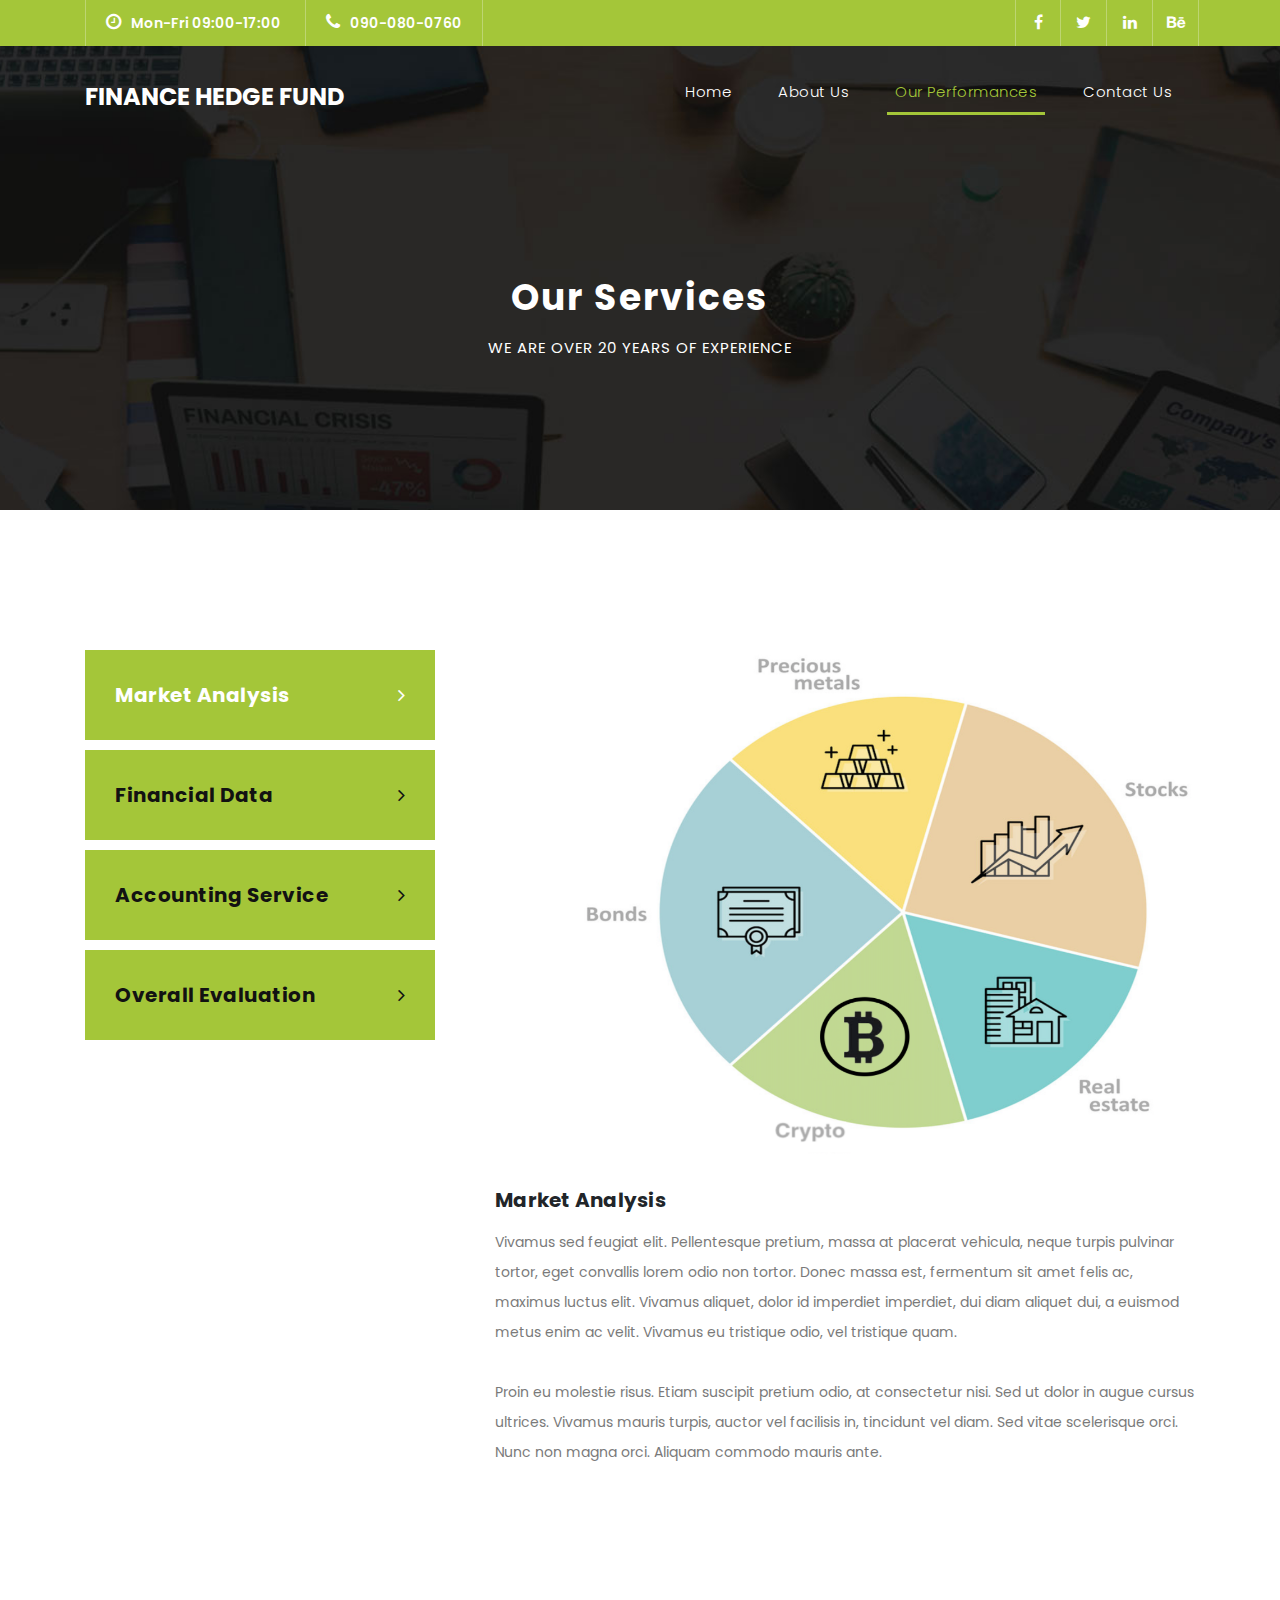
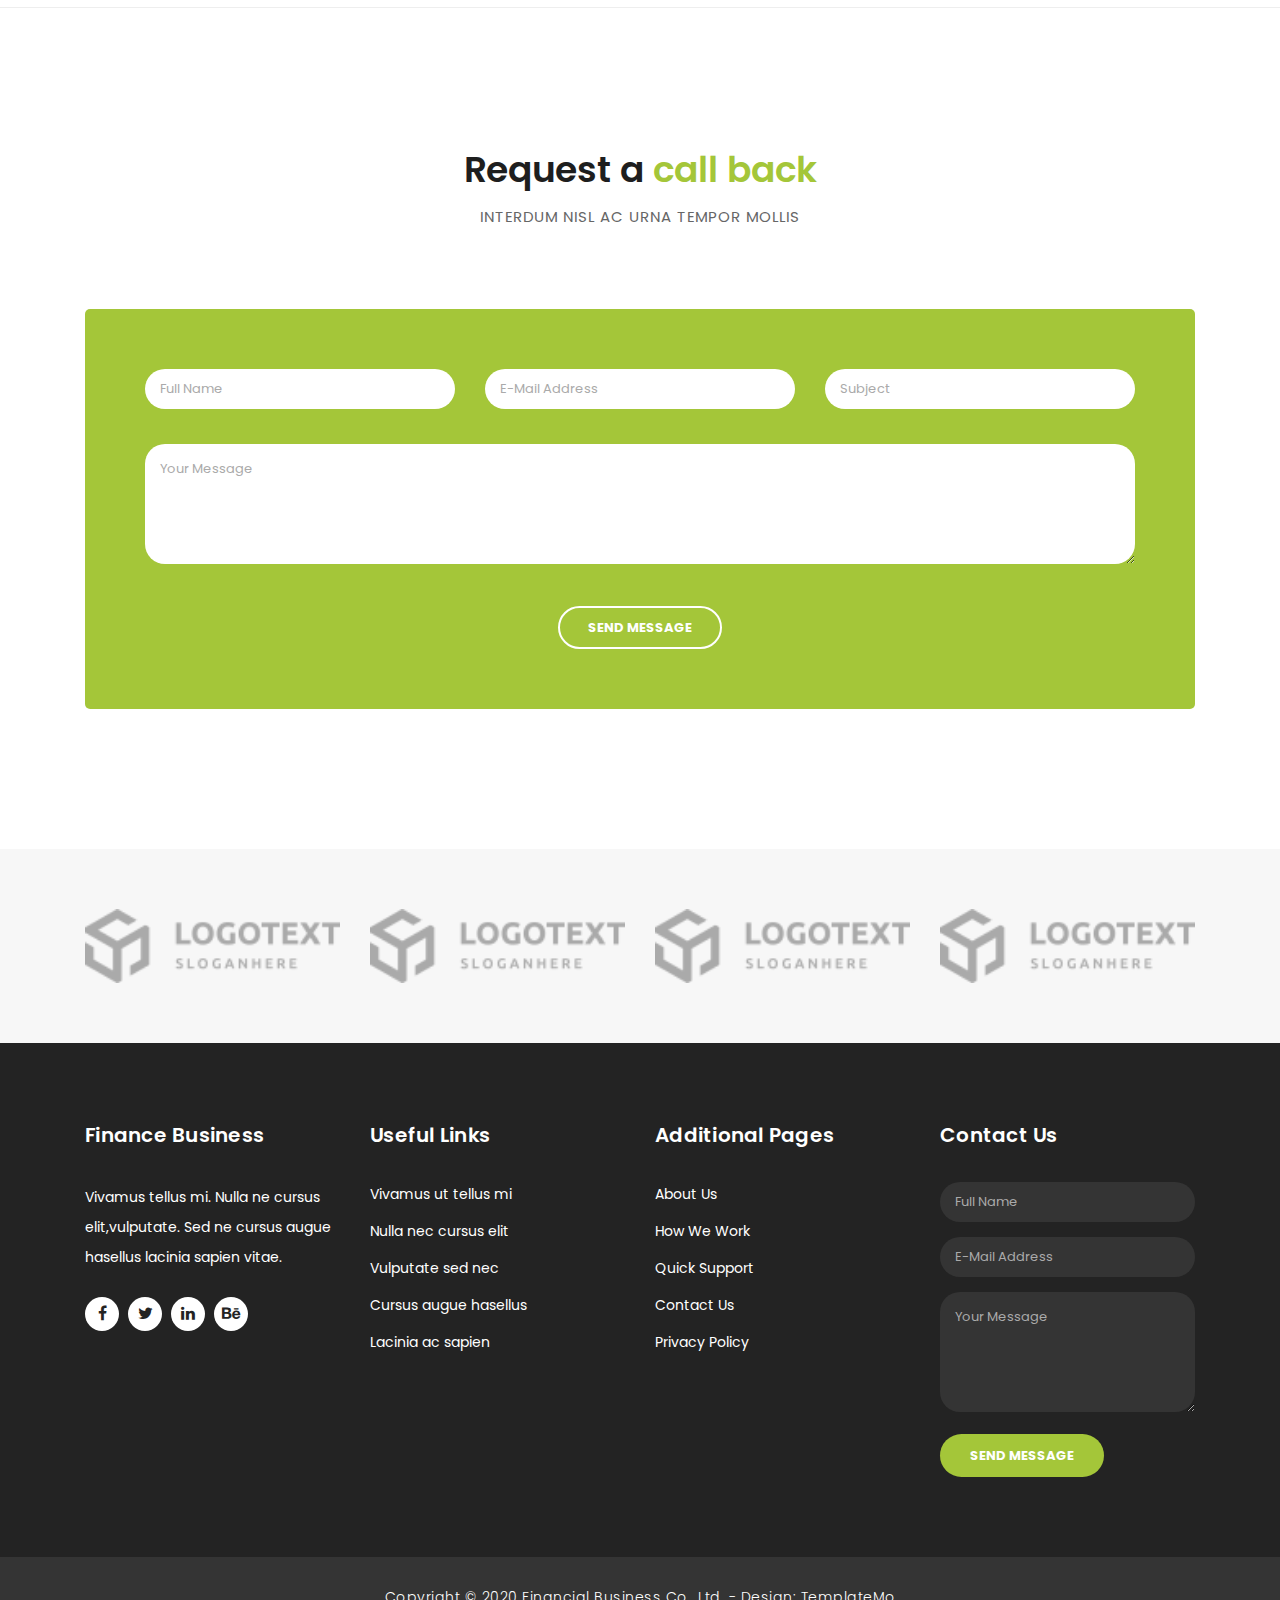
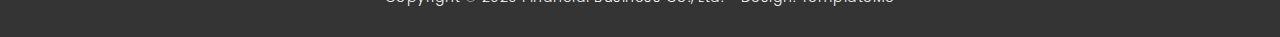
<file: services.html>
<!DOCTYPE html>
<html lang="en">

  <head>

    <meta charset="utf-8">
    <meta name="viewport" content="width=device-width, initial-scale=1, shrink-to-fit=no">
    <meta name="description" content="">
    <meta name="author" content="TemplateMo">
    <link href="https://fonts.googleapis.com/css?family=Poppins:100,200,300,400,500,600,700,800,900&display=swap" rel="stylesheet">

    <title>Sharped Alpha - Website</title>

    <!-- Bootstrap core CSS -->
    <link href="vendor/bootstrap/css/bootstrap.min.css" rel="stylesheet">

    <!-- Additional CSS Files -->
    <link rel="stylesheet" href="assets/css/fontawesome.css">
    <link rel="stylesheet" href="assets/css/templatemo-finance-business.css">
    <link rel="stylesheet" href="assets/css/owl.css">
<!--



-->
  </head>

  <body>

    <!-- ***** Preloader Start ***** -->
    <div id="preloader">
        <div class="jumper">
            <div></div>
            <div></div>
            <div></div>
        </div>
    </div>  
    <!-- ***** Preloader End ***** -->

    <!-- Header -->
    <div class="sub-header">
      <div class="container">
        <div class="row">
          <div class="col-md-8 col-xs-12">
            <ul class="left-info">
              <li><a href="#"><i class="fa fa-clock-o"></i>Mon-Fri 09:00-17:00</a></li>
              <li><a href="#"><i class="fa fa-phone"></i>090-080-0760</a></li>
            </ul>
          </div>
          <div class="col-md-4">
            <ul class="right-icons">
              <li><a href="#"><i class="fa fa-facebook"></i></a></li>
              <li><a href="#"><i class="fa fa-twitter"></i></a></li>
              <li><a href="#"><i class="fa fa-linkedin"></i></a></li>
              <li><a href="#"><i class="fa fa-behance"></i></a></li>
            </ul>
          </div>
        </div>
      </div>
    </div>
    
    <header class="">
      <nav class="navbar navbar-expand-lg">
        <div class="container">
          <a class="navbar-brand" href="index.html"><h2>Finance Hedge Fund</h2></a>
          <button class="navbar-toggler" type="button" data-toggle="collapse" data-target="#navbarResponsive" aria-controls="navbarResponsive" aria-expanded="false" aria-label="Toggle navigation">
            <span class="navbar-toggler-icon"></span>
          </button>
          <div class="collapse navbar-collapse" id="navbarResponsive">
            <ul class="navbar-nav ml-auto">
              <li class="nav-item">
                <a class="nav-link" href="index.html">Home
                  <span class="sr-only">(current)</span>
                </a>
              </li>
              <li class="nav-item">
                <a class="nav-link" href="about.html">About Us</a>
              </li>
              <li class="nav-item active">
                <a class="nav-link" href="services.html">Our Performances</a>
              </li>
              <li class="nav-item">
                <a class="nav-link" href="contact.html">Contact Us</a>
              </li>
            </ul>
          </div>
        </div>
      </nav>
    </header>

    <!-- Page Content -->
    <div class="page-heading header-text">
      <div class="container">
        <div class="row">
          <div class="col-md-12">
            <h1>Our Services</h1>
            <span>We are over 20 years of experience</span>
          </div>
        </div>
      </div>
    </div>

    <div class="single-services">
      <div class="container">
        <div class="row" id="tabs">
          <div class="col-md-4">
            <ul>
              <li><a href='#tabs-1'>Market Analysis <i class="fa fa-angle-right"></i></a></li>
              <li><a href='#tabs-2'>Financial Data <i class="fa fa-angle-right"></i></a></li>
              <li><a href='#tabs-3'>Accounting Service <i class="fa fa-angle-right"></i></a></li>
              <li><a href='#tabs-4'>Overall Evaluation <i class="fa fa-angle-right"></i></a></li>
            </ul>
          </div>
          <div class="col-md-8">
            <section class='tabs-content'>
              <article id='tabs-1'>
                <img src="assets/images/single_service_01.jpg" alt="">
                <h4>Market Analysis</h4>
                <p>Vivamus sed feugiat elit. Pellentesque pretium, massa at placerat vehicula, neque turpis pulvinar tortor, eget convallis lorem odio non tortor. Donec massa est, fermentum sit amet felis ac, maximus luctus elit. Vivamus aliquet, dolor id imperdiet imperdiet, dui diam aliquet dui, a euismod metus enim ac velit. Vivamus eu tristique odio, vel tristique quam.
                <br><br>Proin eu molestie risus. Etiam suscipit pretium odio, at consectetur nisi. Sed ut dolor in augue cursus ultrices. Vivamus mauris turpis, auctor vel facilisis in, tincidunt vel diam. Sed vitae scelerisque orci. Nunc non magna orci. Aliquam commodo mauris ante.</p>
              </article>
              <article id='tabs-2'>
                <img src="assets/images/single_service_02.jpg" alt="">
                <h4>Financial Data</h4>
                <p>Sed ut dolor in augue cursus ultrices. Vivamus mauris turpis, auctor vel facilisis in, tincidunt vel diam. Sed vitae scelerisque orci. Nunc non magna orci. Aliquam commodo mauris ante, quis posuere nibh vestibulum sit amet
                <br><br>Pellentesque pretium, massa at placerat vehicula, neque turpis pulvinar tortor, eget convallis lorem odio non tortor. Donec massa est, fermentum sit amet felis ac, maximus luctus elit. Vivamus aliquet, dolor id imperdiet imperdiet, dui diam aliquet dui, a euismod metus enim ac velit. Vivamus eu tristique odio, vel tristique quam.</p>
              </article>
              <article id='tabs-3'>
                <img src="assets/images/single_service_03.jpg" alt="">
                <h4>Accounting Service</h4>
                <p>Mauris lobortis quam id dictum dignissim. Donec pellentesque erat dolor, cursus dapibus turpis hendrerit quis. Suspendisse at suscipit arcu. Nulla sed erat lectus. Nulla facilisi. In sit amet neque sapien. Donec scelerisque mi at gravida efficitur. Nunc lacinia a est eu malesuada. Curabitur eleifend elit sapien, sed pulvinar orci luctus eget. 
                <br><br>Class aptent taciti sociosqu ad litora torquent per conubia nostra, per inceptos himenaeos. Nunc vel ultrices nulla, ac tincidunt eros. Aenean quis tellus velit. Praesent pretium justo non auctor condimentum.</p>
              </article>
              <article id='tabs-4'>
                <img src="assets/images/single_service_04.jpg" alt="">
                <h4>Overall Evaluation</h4>
                <p>Integer vehicula sapien quis dolor efficitur, eget molestie eros tempus. Curabitur sollicitudin, tortor at suscipit volutpat, nisi arcu aliquet dui, vitae semper sem turpis quis libero. Quisque vulputate lacinia nisl ac lobortis. Ut ultricies maximus turpis, in sollicitudin ligula posuere vel. 
                <br><br>Donec finibus maximus neque, vitae egestas quam imperdiet nec. Proin nec mauris eu tortor consectetur tristique. Etiam suscipit ante a odio consequat, in ornare lacus suscipit. Cras ac libero massa. Quisque rhoncus velit feugiat vulputate mollis. Donec nisl eros, malesuada sed nisi id, condimentum condimentum quam.</p>
              </article>
            </section>
          </div>
        </div>
      </div>
    </div>

    <div class="callback-form callback-services">
      <div class="container">
        <div class="row">
          <div class="col-md-12">
            <div class="section-heading">
              <h2>Request a <em>call back</em></h2>
              <span>interdum nisl ac urna tempor mollis</span>
            </div>
          </div>
          <div class="col-md-12">
            <div class="contact-form">
              <form id="contact" action="" method="post">
                <div class="row">
                  <div class="col-lg-4 col-md-12 col-sm-12">
                    <fieldset>
                      <input name="name" type="text" class="form-control" id="name" placeholder="Full Name" required="">
                    </fieldset>
                  </div>
                  <div class="col-lg-4 col-md-12 col-sm-12">
                    <fieldset>
                      <input name="email" type="text" class="form-control" id="email" pattern="[^ @]*@[^ @]*" placeholder="E-Mail Address" required="">
                    </fieldset>
                  </div>
                  <div class="col-lg-4 col-md-12 col-sm-12">
                    <fieldset>
                      <input name="subject" type="text" class="form-control" id="subject" placeholder="Subject" required="">
                    </fieldset>
                  </div>
                  <div class="col-lg-12">
                    <fieldset>
                      <textarea name="message" rows="6" class="form-control" id="message" placeholder="Your Message" required=""></textarea>
                    </fieldset>
                  </div>
                  <div class="col-lg-12">
                    <fieldset>
                      <button type="submit" id="form-submit" class="border-button">Send Message</button>
                    </fieldset>
                  </div>
                </div>
              </form>
            </div>
          </div>
        </div>
      </div>
    </div>

    <div class="partners">
      <div class="container">
        <div class="row">
          <div class="col-md-12">
            <div class="owl-partners owl-carousel">
              <div class="partner-item">
                <img src="assets/images/client-01.png" alt="">
              </div>
            </div>
          </div>
        </div>
      </div>
    </div>


    <!-- Footer Starts Here -->
    <footer>
      <div class="container">
        <div class="row">
          <div class="col-md-3 footer-item">
            <h4>Finance Business</h4>
            <p>Vivamus tellus mi. Nulla ne cursus elit,vulputate. Sed ne cursus augue hasellus lacinia sapien vitae.</p>
            <ul class="social-icons">
              <li><a rel="nofollow" href="https://fb.com/templatemo" target="_blank"><i class="fa fa-facebook"></i></a></li>
              <li><a href="#"><i class="fa fa-twitter"></i></a></li>
              <li><a href="#"><i class="fa fa-linkedin"></i></a></li>
              <li><a href="#"><i class="fa fa-behance"></i></a></li>
            </ul>
          </div>
          <div class="col-md-3 footer-item">
            <h4>Useful Links</h4>
            <ul class="menu-list">
              <li><a href="#">Vivamus ut tellus mi</a></li>
              <li><a href="#">Nulla nec cursus elit</a></li>
              <li><a href="#">Vulputate sed nec</a></li>
              <li><a href="#">Cursus augue hasellus</a></li>
              <li><a href="#">Lacinia ac sapien</a></li>
            </ul>
          </div>
          <div class="col-md-3 footer-item">
            <h4>Additional Pages</h4>
            <ul class="menu-list">
              <li><a href="#">About Us</a></li>
              <li><a href="#">How We Work</a></li>
              <li><a href="#">Quick Support</a></li>
              <li><a href="#">Contact Us</a></li>
              <li><a href="#">Privacy Policy</a></li>
            </ul>
          </div>
          <div class="col-md-3 footer-item last-item">
            <h4>Contact Us</h4>
            <div class="contact-form">
              <form id="contact footer-contact" action="" method="post">
                <div class="row">
                  <div class="col-lg-12 col-md-12 col-sm-12">
                    <fieldset>
                      <input name="name" type="text" class="form-control" id="name" placeholder="Full Name" required="">
                    </fieldset>
                  </div>
                  <div class="col-lg-12 col-md-12 col-sm-12">
                    <fieldset>
                      <input name="email" type="text" class="form-control" id="email" pattern="[^ @]*@[^ @]*" placeholder="E-Mail Address" required="">
                    </fieldset>
                  </div>
                  <div class="col-lg-12">
                    <fieldset>
                      <textarea name="message" rows="6" class="form-control" id="message" placeholder="Your Message" required=""></textarea>
                    </fieldset>
                  </div>
                  <div class="col-lg-12">
                    <fieldset>
                      <button type="submit" id="form-submit" class="filled-button">Send Message</button>
                    </fieldset>
                  </div>
                </div>
              </form>
            </div>
          </div>
        </div>
      </div>
    </footer>
    
    <div class="sub-footer">
      <div class="container">
        <div class="row">
          <div class="col-md-12">
            <p>Copyright &copy; 2020 Financial Business Co., Ltd.
            
            - Design: <a rel="nofollow noopener" href="https://templatemo.com" target="_blank">TemplateMo</a></p>
          </div>
        </div>
      </div>
    </div>

    <!-- Bootstrap core JavaScript -->
    <script src="vendor/jquery/jquery.min.js"></script>
    <script src="vendor/bootstrap/js/bootstrap.bundle.min.js"></script>

    <!-- Additional Scripts -->
    <script src="assets/js/custom.js"></script>
    <script src="assets/js/owl.js"></script>
    <script src="assets/js/slick.js"></script>
    <script src="assets/js/accordions.js"></script>

    <script language = "text/Javascript"> 
      cleared[0] = cleared[1] = cleared[2] = 0; //set a cleared flag for each field
      function clearField(t){                   //declaring the array outside of the
      if(! cleared[t.id]){                      // function makes it static and global
          cleared[t.id] = 1;  // you could use true and false, but that's more typing
          t.value='';         // with more chance of typos
          t.style.color='#fff';
          }
      }
    </script>

  </body>
</html>
</file>
<file: assets/css/templatemo-finance-business.css>
/* 

TemplateMo - Finance Business

https://templatemo.com/tm-545-finance-business

*/

body {
  font-family: 'Poppins', sans-serif;
  overflow-x: hidden;
  text-rendering: optimizeLegibility;
  -webkit-font-smoothing: antialiased;
  -moz-osx-font-smoothing: grayscale;
}
p {
	margin-bottom: 0px;
	font-size: 14px;
	color: #666666;
	line-height: 30px;
}
a {
	text-decoration: none!important;
}
ul {
	padding: 0;
	margin: 0;
	list-style: none;
}

h1,h2,h3,h4,h5,h6 {
	margin: 0px;
}

a.filled-button {
	background-color: #a4c639;
	color: #fff;
	font-size: 13px;
	text-transform: uppercase;
	font-weight: 700;
	padding: 12px 30px;
	border-radius: 30px;
	display: inline-block;
	transition: all 0.3s;
}

a.filled-button:hover {
	background-color: #fff;
	color: #a4c639;
}

a.border-button {
	background-color: transparent;
	color: #fff;
	border: 2px solid #fff;
	font-size: 13px;
	text-transform: uppercase;
	font-weight: 700;
	padding: 10px 28px;
	border-radius: 30px;
	display: inline-block;
	transition: all 0.3s;
}

a.border-button:hover {
	background-color: #fff;
	color: #a4c639;
}

.section-heading-filo {
	display: inline-block;
	text-align: center;
	margin-bottom: 80px;
}

.section-heading-filo h2 {
	font-size: 36px;
	font-weight: 1000;
	color: #1e1e1e;
}

.section-heading-filo em {
	font-style: normal;
	color: #a4c639;
}

.section-heading-filo span {
	display: block;
	margin-top: 15px;
	text-transform: uppercase;
	font-size: 15px;
	color: #666;
	letter-spacing: 1px;
}

.section-heading {
	
	text-align: center;
	margin-bottom: 80px;
}

.section-heading h2 {
	font-size: 36px;
	font-weight: 600;
	color: #1e1e1e;
}

.section-heading em {
	font-style: normal;
	color: #a4c639;
}

.section-heading span {
	display: block;
	margin-top: 15px;
	text-transform: uppercase;
	font-size: 15px;
	color: #666;
	letter-spacing: 1px;
}

#preloader {
  overflow: hidden;
  background: #a4c639;
  left: 0;
  right: 0;
  top: 0;
  bottom: 0;
  position: fixed;
  z-index: 9999999;
  color: #fff;
}

#preloader .jumper {
  left: 0;
  top: 0;
  right: 0;
  bottom: 0;
  display: block;
  position: absolute;
  margin: auto;
  width: 50px;
  height: 50px;
}

#preloader .jumper > div {
  background-color: #fff;
  width: 10px;
  height: 10px;
  border-radius: 100%;
  -webkit-animation-fill-mode: both;
  animation-fill-mode: both;
  position: absolute;
  opacity: 0;
  width: 50px;
  height: 50px;
  -webkit-animation: jumper 1s 0s linear infinite;
  animation: jumper 1s 0s linear infinite;
}

#preloader .jumper > div:nth-child(2) {
  -webkit-animation-delay: 0.33333s;
  animation-delay: 0.33333s;
}

#preloader .jumper > div:nth-child(3) {
  -webkit-animation-delay: 0.66666s;
  animation-delay: 0.66666s;
}

@-webkit-keyframes jumper {
  0% {
    opacity: 0;
    -webkit-transform: scale(0);
    transform: scale(0);
  }
  5% {
    opacity: 1;
  }
  100% {
    -webkit-transform: scale(1);
    transform: scale(1);
    opacity: 0;
  }
}

@keyframes jumper {
  0% {
    opacity: 0;
    -webkit-transform: scale(0);
    transform: scale(0);
  }
  5% {
    opacity: 1;
  }
  100% {
    opacity: 0;
  }
}

/* Sub Header Style */

.sub-header {
	background-color: #a4c639;
	height: 46px;
	line-height: 46px;
}

.sub-header ul li {
	display: inline-block;
}

.sub-header ul.left-info li {
	border-left: 1px solid rgba(250,250,250,0.3);
	padding: 0px 20px;
}

.sub-header ul.left-info li:last-child {
	border-right: 1px solid rgba(250,250,250,0.3);
}

.sub-header ul.left-info li i {
	margin-right: 10px;
	font-size: 18px;
}

.sub-header ul.left-info li a {
	color: #fff;
	font-size: 14px;
	font-weight: 600;
}

.sub-header ul.right-icons {
	float: right;
}

.sub-header ul.right-icons li {
	margin-right: -4px;
	width: 46px;
	display: inline-block;
	text-align: center;
	border-right: 1px solid rgba(250,250,250,0.3);
}

.sub-header ul.right-icons li:first-child {
	border-left: 1px solid rgba(250,250,250,0.3);
}

.sub-header ul.right-icons li a {
	color: #fff;
	transition: all 0.3s;
}

.sub-header ul.right-icons li a:hover {
	opacity: 0.75;
}



/* Header Style */
header {
	position: absolute;
	z-index: 99999;
	width: 100%;
	background-color: transparent!important;
	height: 80px;
	-webkit-transition: all 0.3s ease-in-out 0s;
    -moz-transition: all 0.3s ease-in-out 0s;
    -o-transition: all 0.3s ease-in-out 0s;
    transition: all 0.3s ease-in-out 0s;
}
header .navbar {
	padding: 20px 0px;
}
.background-header .navbar {
	padding: 10px 0px;
}
.background-header {
	top: 0;
	position: fixed;
	background-color: #fff!important;
	box-shadow: 0px 1px 10px rgba(0,0,0,0.1);
}
.background-header .navbar-brand h2 {
	color: #a4c639!important;
}
.background-header .navbar-nav a.nav-link {
	color: #1e1e1e!important;
}
.background-header .navbar-nav .nav-link:hover,
.background-header .navbar-nav .active>.nav-link,
.background-header .navbar-nav .nav-link.active,
.background-header .navbar-nav .nav-link.show,
.background-header .navbar-nav .show>.nav-link {
	color: #a4c639!important;
}
.navbar .navbar-brand {
	float: 	left;
	margin-top: 12px;
	outline: none;
}
.navbar .navbar-brand h2 {
	color: #fff;
	text-transform: uppercase;
	font-size: 24px;
	font-weight: 700;
	-webkit-transition: all .3s ease 0s;
    -moz-transition: all .3s ease 0s;
    -o-transition: all .3s ease 0s;
    transition: all .3s ease 0s;
}
.navbar .navbar-brand h2 em {
	font-style: normal;
	font-size: 16px;
}
#navbarResponsive {
	z-index: 999;
}
.navbar-collapse {
	text-align: center;
}
.navbar .navbar-nav .nav-item {
	margin: 0px 15px;
}
.navbar .navbar-nav a.nav-link {
	text-transform: capitalize;
	font-size: 15px;
	font-weight: 300;
	letter-spacing: 0.5px;
	color: #fff;
	transition: all 0.5s;
	margin-top: 5px;
}
.navbar .navbar-nav .nav-link:hover,
.navbar .navbar-nav .active>.nav-link,
.navbar .navbar-nav .nav-link.active,
.navbar .navbar-nav .nav-link.show,
.navbar .navbar-nav .show>.nav-link {
	color: #a4c639;
	border-bottom: 3px solid #a4c639;
}
.navbar .navbar-toggler-icon {
	background-image: none;
}
.navbar .navbar-toggler {
	border-color: #fff;
	background-color: #fff;	
	height: 36px;
	outline: none;
	border-radius: 0px;
	position: absolute;
	right: 30px;
	top: 20px;
}
.navbar .navbar-toggler-icon:after {
	content: '\f0c9';
	color: #a4c639;
	font-size: 18px;
	line-height: 26px;
	font-family: 'FontAwesome';
}



/* Banner Style */

.img-fill{
  width: 100%;
  display: block;
  overflow: hidden;
  position: relative;
  text-align: center
}

.img-fill img {
  min-height: 100%;
  min-width: 100%;
  position: relative;
  display: inline-block;
  max-width: none;
}

*,
*:before,
*:after {
  -webkit-box-sizing: border-box;
  box-sizing: border-box;
  -webkit-font-smoothing: antialiased;
  -moz-osx-font-smoothing: grayscale;
}

.Grid1k {
  padding: 0 15px;
  max-width: 1200px;
  margin: auto;
}

.blocks-box,
.slick-slider {
  margin: 0;
  padding: 0!important;
}

.slick-slide {
  float: left;
  padding: 0;
}

.Modern-Slider .item .img-fill {
	background-size: cover;
	background-position: center center;
	background-repeat: no-repeat;
	height:95vh;
}

.Modern-Slider .item-1 .img-fill {
	background-image: url(../images/slide_01.jpg);
}

.Modern-Slider .item-2 .img-fill {
	background-image: url(../images/slide_02.jpg);
}

.Modern-Slider .item-3 .img-fill {
	background-image: url(../images/slide_03.jpg);
}

.Modern-Slider .NextArrow{
  position:absolute;
  top:50%;
  right:30px;
  border:0 none;
  background-color: transparent;
  text-align:center;
  font-size: 36px;
  font-family: 'FontAwesome';
  color:#FFF;
  z-index:5;
  outline: none;
  cursor: pointer;
}

.Modern-Slider .NextArrow:before{
  content:'\f105';
}

.Modern-Slider .PrevArrow {
  position:absolute;
  top:50%;
  left:30px;
  border:0 none;
  background-color: transparent;
  text-align:center;
  font-size: 36px;
  font-family: 'FontAwesome';
  color:#FFF;
  z-index:5;
  outline: none;
  cursor: pointer;
}

.Modern-Slider .PrevArrow:before{
  content:'\f104';
}

ul.slick-dots {
  display: none!important;
}

.Modern-Slider .text-content {
	text-align: left;
  	width: 75%;
  	position: absolute;
  	top: 50%;
  	left: 50%;
  	transform: translate(-50%, -50%);
}

.Modern-Slider .item h6 {
  margin-bottom: 15px;
  font-size: 22px;
  text-transform: uppercase;
  font-weight: 700;
  letter-spacing: 1px;
  color:#a4c639;
  animation:fadeOutRight 1s both;
}

.Modern-Slider .item h4 {
  margin-bottom: 30px;
  text-transform: uppercase;
  font-size: 44px;
  font-weight: 700;
  letter-spacing: 2.5px;
  color:#FFF;
  overflow:hidden;
  animation:fadeOutLeft 1s both;
}

.Modern-Slider .item p {
	max-width: 570px;
	color: #fff;
	font-size: 15px;
	font-weight: 400;
	line-height: 30px;
	margin-bottom: 40px;
}

.Modern-Slider .item a {
  margin: 0 5px;
}

.Modern-Slider .item.slick-active h6{
  animation:fadeInDown 1s both 1s;
}

.Modern-Slider .item.slick-active h4{
  animation:fadeInLeft 1s both 1.5s;
}

.Modern-Slider .item.slick-active{
  animation:Slick-FastSwipeIn 1s both;
}

.Modern-Slider .buttons {
  position: relative;
}

.Modern-Slider {background:#000;}


/* ==== Slick Slider Css Ruls === */
.slick-slider{position:relative;display:block;-webkit-user-select:none;-moz-user-select:none;-ms-user-select:none;user-select:none;-webkit-touch-callout:none;-khtml-user-select:none;-ms-touch-action:pan-y;touch-action:pan-y;-webkit-tap-highlight-color:transparent}
.slick-list{position:relative;display:block;overflow:hidden;margin:0;padding:0}
.slick-list:focus{outline:none}.slick-list.dragging{cursor:hand}
.slick-slider .slick-track,.slick-slider .slick-list{-webkit-transform:translate3d(0,0,0);-ms-transform:translate3d(0,0,0);transform:translate3d(0,0,0)}
.slick-track{position:relative;top:0;left:0;display:block}
.slick-track:before,.slick-track:after{display:table;content:''}.slick-track:after{clear:both}
.slick-loading .slick-track{visibility:hidden}
.slick-slide{display:none;float:left /* If RTL Make This Right */ ;height:100%;min-height:1px}
.slick-slide.dragging img{pointer-events:none}
.slick-initialized .slick-slide{display:block}
.slick-loading .slick-slide{visibility:hidden}
.slick-vertical .slick-slide{display:block;height:auto;border:1px solid transparent}




/* Request Form */

.request-form {
	background-color: #a4c639;
	padding: 40px 0px;
	color: #fff;
}

.request-form h4 {
	font-size: 22px;
	font-weight: 600;
}

.request-form span {
	font-size: 15px;
	font-weight: 400;
	display: inline-block;
	margin-top: 10px;
}

.request-form a.border-button {
	margin-top: 12px;
	float: right;
}




/* Services */

.services {
	margin-top: 140px;
}

.service-item img {
	width: 100%;
	overflow: hidden;
}

.service-item .down-content {
	background-color: #f7f7f7;
	padding: 30px;
}

.service-item .down-content h4 {
	font-size: 20px;
	font-weight: 700;
	letter-spacing: 0.25px;
	margin-bottom: 15px;
}

.service-item .down-content p {
	margin-bottom: 20px;
}



/* Fun Facts */

.fun-facts {
	margin-top: 140px;
	background-image: url(../images/fun-facts-bg.jpg);
	background-position: center center;
	background-repeat: no-repeat;
	background-size: cover;
	background-attachment: fixed;
	padding: 140px 0px;
	color: #fff;
}

.fun-facts span {
	text-transform: uppercase;
	font-size: 15px;
	color: #fff;
	letter-spacing: 1px;
	margin-bottom: 10px;
	display: block;
}

.fun-facts h2 {
	font-size: 36px;
	font-weight: 600;
	margin-bottom: 35px;
}

.fun-facts em {
	font-style: normal;
	color: #a4c639;
}

.fun-facts p {
	color: #fff;
	margin-bottom: 40px;
}

.fun-facts .left-content {
	margin-right: 45px;
}

.count-area-content {
	text-align: center;
	background-color: rgba(250,250,250,0.1);
	padding: 25px 30px 35px 30px;
	margin: 15px 0px;
}

.count-digit {
    margin: 5px 0px;
    color: #a4c639;
    font-weight: 700;
    font-size: 36px;
}
.count-title {
    font-size: 20px;
    font-weight: 600;
    color: #fff;
    letter-spacing: 0.5px;
}



/* More Info */

.more-info {
	margin-top: 140px;
}

.more-info .left-image img {
	width: 80%;
	overflow: hidden;
}

.more-info .more-info-content {
	background-color: #f7f7f7;
}

.about-info .more-info-content {
	background-color: transparent;
}

.about-info .right-content {
	padding: 0px!important;
	margin-right: 30px;
}

.more-info .right-content {
	padding: 45px 45px 45px 30px;
}

.more-info .right-content span {
	text-transform: uppercase;
	font-size: 15px;
	color: #666;
	letter-spacing: 1px;
	margin-bottom: 10px;
	display: block;
}

.more-info .right-content h2 {
	font-size: 36px;
	font-weight: 600;
	margin-bottom: 35px;
}

.more-info .right-content em {
	font-style: normal;
	color: #a4c639;
}

.more-info .right-content p {
	margin-bottom: 30px;
}


/* Testimonials Style */

.about-testimonials {
	margin-top: 0px!important;
}

.testimonials {
	margin-top: 140px;
	background-color: #f7f7f7;
	padding: 140px 0px;
}
.testimonial-item .inner-content {
	text-align: center;
	background-color: #fff;	
	padding: 30px;
	border-radius: 5px;
}
.testimonial-item p {
	font-size: 14px;
	font-weight: 400;
}
.testimonial-item h4 {
	font-size: 19px;
	font-weight: 700;
	color: #1e1e1e;
	letter-spacing: 0.5px;
	margin-bottom: 0px;
}
.testimonial-item span {
	display: inline-block;
	margin-top: 8px;
	font-weight: 600;
	font-size: 14px;
	color: #a4c639;
}
.testimonial-item img {
	max-width: 60px;
	border-radius: 50%;
	margin: 25px auto 0px auto;
}




/* Call Back Style */

.callback-services {
	border-top: 1px solid #eee;
	padding-top: 140px;
}

.contact-us {
	background-color: #f7f7f7;
	padding: 140px 0px;
}

.contact-us .contact-form {
	background-color: transparent!important;
	padding: 0!important;
}

.callback-form {
	margin-top: 140px;
}

.callback-form .contact-form {
	background-color: #a4c639;
	padding: 60px;
	border-radius: 5px;
	text-align: center;
}

.callback-form .contact-form input {
	border-radius: 20px;
	height: 40px;
	line-height: 40px;
	display: inline-block;
	padding: 0px 15px;
	color: #6a6a6a;
	font-size: 13px;
	text-transform: none;
	box-shadow: none;
	border: none;
	margin-bottom: 35px;
}

.callback-form .contact-form input:focus {
	outline: none;
	box-shadow: none;
	border: none;
}

.callback-form .contact-form textarea {
	border-radius: 20px;
	height: 120px;
	max-height: 200px;
	min-height: 120px;
	display: inline-block;
	padding: 15px;
	color: #6a6a6a;
	font-size: 13px;
	text-transform: none;
	box-shadow: none;
	border: none;
	margin-bottom: 35px;
}

.callback-form .contact-form textarea:focus {
	outline: none;
	box-shadow: none;
	border: none;
}

.callback-form .contact-form ::-webkit-input-placeholder { /* Edge */
  color: #aaa;
}
.callback-form .contact-form :-ms-input-placeholder { /* Internet Explorer 10-11 */
  color: #aaa;
}
.callback-form .contact-form ::placeholder {
  color: #aaa;
}

.callback-form .contact-form button.border-button {
	background-color: transparent;
	color: #fff;
	border: 2px solid #fff;
	font-size: 13px;
	text-transform: uppercase;
	font-weight: 700;
	padding: 10px 28px;
	border-radius: 30px;
	display: inline-block;
	transition: all 0.3s;
	outline: none;
	box-shadow: none;
	text-shadow: none;
	cursor: pointer;
}

.callback-form .contact-form button.border-button:hover {
	background-color: #fff;
	color: #a4c639;
}

.contact-us .contact-form button.filled-button {
	background-color: #a4c639;
	color: #fff;
	border: none;
	font-size: 13px;
	text-transform: uppercase;
	font-weight: 700;
	padding: 12px 30px;
	border-radius: 30px;
	display: inline-block;
	transition: all 0.3s;
	outline: none;
	box-shadow: none;
	text-shadow: none;
	cursor: pointer;
}

.contact-us .contact-form button.filled-button:hover {
	background-color: #fff;
	color: #a4c639;
}



/* Partners Style */

.contact-partners {
	margin-top: -8px!important;
}

.partners {
	margin-top: 140px;
	background-color: #f7f7f7;
	padding: 60px 0px;
}

.partners .owl-item {
	text-align: center;
	cursor: pointer;
}

.partners .partner-item img {
	max-width: 286px;
	margin: auto;
}



/* Footer Style */

footer {
	background-color: #232323;
	padding: 80px 0px;
	color: #fff;
}

footer h4 {
	color: #fff;
	font-size: 20px;
	font-weight: 600;
	letter-spacing: 0.25px;
	margin-bottom: 35px;
}
footer p {
	color: #fff;
}

footer ul.social-icons {
	margin-top: 25px;
}

footer ul.social-icons li {
	display: inline-block;
	margin-right: 5px;
}

footer ul.social-icons li:last-child {
	margin-right: 0px;
}

footer ul.social-icons li a {
	width: 34px;
	height: 34px;
	display: inline-block;
	line-height: 34px;
	text-align: center;
	background-color: #fff;
	color: #232323;
	border-radius: 50%;
	transition: all 0.3s;
}

footer ul.social-icons li a:hover {
	background-color: #a4c639;
}

footer ul.menu-list li {
	margin-bottom: 13px;
}

footer ul.menu-list li:last-child {
	margin-bottom: 0px;
}

footer ul.menu-list li a {
	font-size: 14px;
	color: #fff;
	transition: all 0.3s;
}

footer ul.menu-list li a:hover {
	color: #a4c639;
}

footer .contact-form input {
	border-radius: 20px;
	height: 40px;
	line-height: 40px;
	display: inline-block;
	padding: 0px 15px;
	color: #aaa!important;
	background-color: #343434;
	font-size: 13px;
	text-transform: none;
	box-shadow: none;
	border: none;
	margin-bottom: 15px;
}

footer .contact-form input:focus {
	outline: none;
	box-shadow: none;
	border: none;
	background-color: #343434;
}

footer .contact-form textarea {
	border-radius: 20px;
	height: 120px;
	max-height: 200px;
	min-height: 120px;
	display: inline-block;
	padding: 15px;
	color: #aaa!important;
	background-color: #343434;
	font-size: 13px;
	text-transform: none;
	box-shadow: none;
	border: none;
	margin-bottom: 15px;
}

footer .contact-form textarea:focus {
	outline: none;
	box-shadow: none;
	border: none;
	background-color: #343434;
}

footer .contact-form ::-webkit-input-placeholder { /* Edge */
  color: #aaa;
}
footer .contact-form :-ms-input-placeholder { /* Internet Explorer 10-11 */
  color: #aaa;
}
footer .contact-form ::placeholder {
  color: #aaa;
}

footer .contact-form button.filled-button {
	background-color: transparent;
	color: #fff;
	background-color: #a4c639;
	border: none;
	font-size: 13px;
	text-transform: uppercase;
	font-weight: 700;
	padding: 12px 30px;
	border-radius: 30px;
	display: inline-block;
	transition: all 0.3s;
	outline: none;
	box-shadow: none;
	text-shadow: none;
	cursor: pointer;
}

footer .contact-form button.filled-button:hover {
	background-color: #fff;
	color: #a4c639;
}



/* Sub-footer Style */

.sub-footer {
	background-color: #343434;
	text-align: center;
	padding: 25px 0px;
}

.sub-footer p {
	color: #fff;
	font-weight: 300;
	letter-spacing: 0.5px;
}

.sub-footer a {
	color: #fff;
}


.page-heading {
	text-align: center;
	background-image: url(../images/page-heading-bg.jpg);
	background-position: center center;
	background-repeat: no-repeat;
	background-size: cover;
	padding: 230px 0px 150px 0px;
	color: #fff;
}



.page-heading-philo {
	text-align: center;
	background-image: url(../images/philo.png);
	background-position: center center;
	background-repeat: no-repeat;
	background-size: cover;
	padding: 230px 0px 150px 0px;
	color: #fff;
}
.page-heading-num {
	text-align: center;
	background-image: url(../images/number.png);
	background-position: center center;
	background-repeat: no-repeat;
	background-size: cover;
	padding: 230px 0px 150px 0px;
	color: #fff;
}

.page-heading-team {
	text-align: center;
	background-image: url(../images/team.png);
	background-position: center center;
	background-repeat: no-repeat;
	background-size: cover;
	padding: 230px 0px 150px 0px;
	color: #fff;
}

.page-heading-contact {
	text-align: center;
	background-image: url(../images/contact.png);
	background-position:  center center;
	background-repeat: no-repeat;
	background-size: cover;
	padding: 230px 0px 150px 0px;
	color: #fff;
}


.page-heading h1 {
	text-transform: capitalize;
	font-size: 36px;
	font-weight: 700;
	letter-spacing: 2px;
	margin-bottom: 18px;
}

.page-heading-num h1 {
	text-transform: capitalize;
	font-size: 36px;
	font-weight: 700;
	letter-spacing: 2px;
	margin-bottom: 18px;
}

.page-heading-philo h1 {
	text-transform: capitalize;
	font-size: 36px;
	font-weight: 700;
	letter-spacing: 2px;
	margin-bottom: 18px;
}

.page-heading-team h1 {
	text-transform: capitalize;
	font-size: 36px;
	font-weight: 700;
	letter-spacing: 2px;
	margin-bottom: 18px;
}

.page-heading-num h1 {
	text-transform: capitalize;
	font-size: 36px;
	font-weight: 700;
	letter-spacing: 2px;
	margin-bottom: 18px;
}

.page-heading-contact h1 {
	text-transform: capitalize;
	font-size: 36px;
	font-weight: 700;
	letter-spacing: 2px;
	margin-bottom: 18px;
}

.page-heading-num span {
	font-size: 15px;
	text-transform: uppercase;
	letter-spacing: 1px;
	color: #fff;
	display: block;
}

.page-heading span {
	font-size: 15px;
	text-transform: uppercase;
	letter-spacing: 1px;
	color: #fff;
	display: block;
}

.page-heading-contact span {
	font-size: 15px;
	text-transform: uppercase;
	letter-spacing: 1px;
	color: #fff;
	display: block;
}
.page-heading-philo span {
	font-size: 15px;
	text-transform: uppercase;
	letter-spacing: 1px;
	color: #fff;
	display: block;
}

.page-heading-contact span {
	font-size: 15px;
	text-transform: uppercase;
	letter-spacing: 1px;
	color: #fff;
	display: block;
}

.page-heading-team span {
	font-size: 15px;
	text-transform: uppercase;
	letter-spacing: 1px;
	color: #fff;
	display: block;
}

/* team */

.team {
	background-color: #f7f7f7;
	margin-top: 180px;
	margin-bottom: -180px;
	padding: 180px 180px;
}


.slidecontainer {
	width: 50%; /* Width of the outside container */
  }
  
  /* The slider itself */
  .slider {
	-webkit-appearance: none;
	width: 100%;
	height: 15px;
	border-radius: 5px;  
	background: #d3d3d3;
	outline: none;
	opacity: 0.7;
	-webkit-transition: .2s;
	transition: opacity .2s;
  }
  
  .slider::-webkit-slider-thumb {
	-webkit-appearance: none;
	appearance: none;
	width: 25px;
	height: 25px;
	border-radius: 50%; 
	background: #04AA6D;
	cursor: pointer;
  }
  
  .slider::-moz-range-thumb {
	width: 25px;
	height: 25px;
	border-radius: 50%;
	background: #04AA6D;
	cursor: pointer;
  }
  
  /* Mouse-over effects */
  .slider:hover {
	opacity: 1; /* Fully shown on mouse-over */
  }
  
 

.our-team{
    text-align: center;
    padding: 20px 15px 30px;
    background: #fff;
	margin-bottom: 100px;

}
.our-team .pic{
    background: #fff;
    padding: 10px;
    margin-bottom: 25px;
    display: inline-block;
    width: 100%;
    height: 100%;
    
}

.pic img{
    width: 100%;
    /* height: auto; */
    border-radius:50%;
}
.our-team .title{
    font-weight: 600;
    color: #2e282a;
    text-transform: uppercase;
    display: block;
    font-size: 20px;
    margin: 0 0 7px 0;
}
.our-team .post{
    color: #17bebb;
    text-transform: capitalize;
    display: block;
    font-size: 15px;
    margin-bottom: 15px;
}

.our-team .mail{
    color: #17bebb;
    display: block;
    font-size: 15px;
    margin-bottom: 15px;
}


/* Single Service */

.single-services {
	margin-top: 140px;
}

#tabs ul {
  margin: 0;
  padding: 0;
}
#tabs ul li {
  margin-bottom: 10px;
  display: inline-block;
  width: 100%;
}
#tabs ul li:last-child {
  margin-bottom: 0px;
}
#tabs ul li a {
	text-transform: capitalize;
	width: 100%;
	padding: 30px 30px;
	display: inline-block;
	background-color: #a4c639;
  	font-size: 20px;
  	color: #121212;
  	letter-spacing: 0.5px;
  	font-weight: 700;
  	transition: all 0.3s;
}
#tabs ul li a i {
	float: right;
	margin-top: 5px;
}
#tabs ul .ui-tabs-active span {
  background: #faf5b2;
  border: #faf5b2;
  line-height: 90px;
  border-bottom: none;
}
#tabs ul .ui-tabs-active a {
  color: #fff;
}
#tabs ul .ui-tabs-active span {
  color: #1e1e1e;
}
.tabs-content {
	margin-left: 30px;
  text-align: left;
  display: inline-block;
  transition: all 0.3s;
}
.tabs-content img {
	max-width: 100%;
	overflow: hidden;
}
.tabs-content h4 {
	font-size: 20px;
	font-weight: 700;
	letter-spacing: 0.25px;
	margin-bottom: 15px;
	margin-top: 30px;
}
.tabs-content p {
  font-size: 14px;
  color: #7a7a7a;
  margin-bottom: 0px;
}



/* Contact Information */

.contact-information {
	margin-top: 140px;
}

.contact-information .contact-item {
	padding: 60px 30px;
	background-color: #f7f7f7;
	text-align: center;
}

.contact-information .contact-item i {
	color: #a4c639;
	font-size: 48px;
	margin-bottom: 40px;
}

.contact-information .contact-item h4 {
	font-size: 20px;
	font-weight: 700;
	letter-spacing: 0.25px;
	margin-bottom: 15px;
}

.contact-information .contact-item p {
	margin-bottom: 20px;
}

.contact-information .contact-item a {
	font-weight: 600;
	color: #a4c639;
	font-size: 15px;
}




/* Responsive Style */
@media (max-width: 768px) {
	.sub-header {
		display: none;
	}
	.Modern-Slider .item h6 {
	  margin-bottom: 15px;
	  font-size: 18px;
	}
	.Modern-Slider .item h4 {
	  margin-bottom: 25px;
	  font-size: 28px;
	  line-height: 36px;
	  letter-spacing: 1px;
	}
	.Modern-Slider .item p {
		max-width: 570px;
		line-height: 25px;
		margin-bottom: 30px;
	}
	.Modern-Slider .NextArrow{
	  right:5px;
	}
	.Modern-Slider .PrevArrow {
	  left:5px;
	}
	.request-form {
		text-align: center;
	}
	.request-form a.border-button {
		float: none;
		margin-top: 30px;
	}
	.services .service-item {
		margin-bottom: 30px;
	}
	.fun-facts .left-content {
		margin-right: 0px;
		margin-bottom: 30px;
	}
	.more-info .right-content  {
		padding: 30px;
	}
	footer {
		padding: 80px 0px 20px 0px;
	}
	footer .footer-item {
		border-bottom: 1px solid #343434;
		margin-bottom: 30px;
		padding-bottom: 30px;
	}
	footer .last-item {
		border-bottom: none;
	}
	.about-info .right-content {
		margin-right: 0px;
		margin-bottom: 30px;
	}
	.team .team-item {
		margin-bottom: 30px;
	}
	.tabs-content {
		margin-left: 0px;
		margin-top: 30px;
	}
	.contact-item {
		margin-bottom: 30px;
	}
}

@media (max-width: 992px) {
	.navbar .navbar-brand {
		position: absolute;
		left: 30px;
		top: 10px;
	}
	.navbar .navbar-brand {
		width: auto;
	}
	.navbar:after {
		display: none;
	}
	#navbarResponsive {
	    z-index: 99999;
	    position: absolute;
	    top: 80px;
	    left: 0;
	    width: 100%;
	    text-align: center;
	    background-color: #fff;
	    box-shadow: 0px 10px 10px rgba(0,0,0,0.1);
	}
	.navbar .navbar-nav .nav-item {
		border-bottom: 1px solid #eee;
	}
	.navbar .navbar-nav .nav-item:last-child {
		border-bottom: none;
	}
	.navbar .navbar-nav a.nav-link {
		padding: 15px 0px;
		color: #1e1e1e!important;
	}
	.navbar .navbar-nav .nav-link:hover,
	.navbar .navbar-nav .active>.nav-link,
	.navbar .navbar-nav .nav-link.active,
	.navbar .navbar-nav .nav-link.show,
	.navbar .navbar-nav .show>.nav-link {
		color: #a4c639!important;
		border-bottom: none!important;
	}
}
</file>
